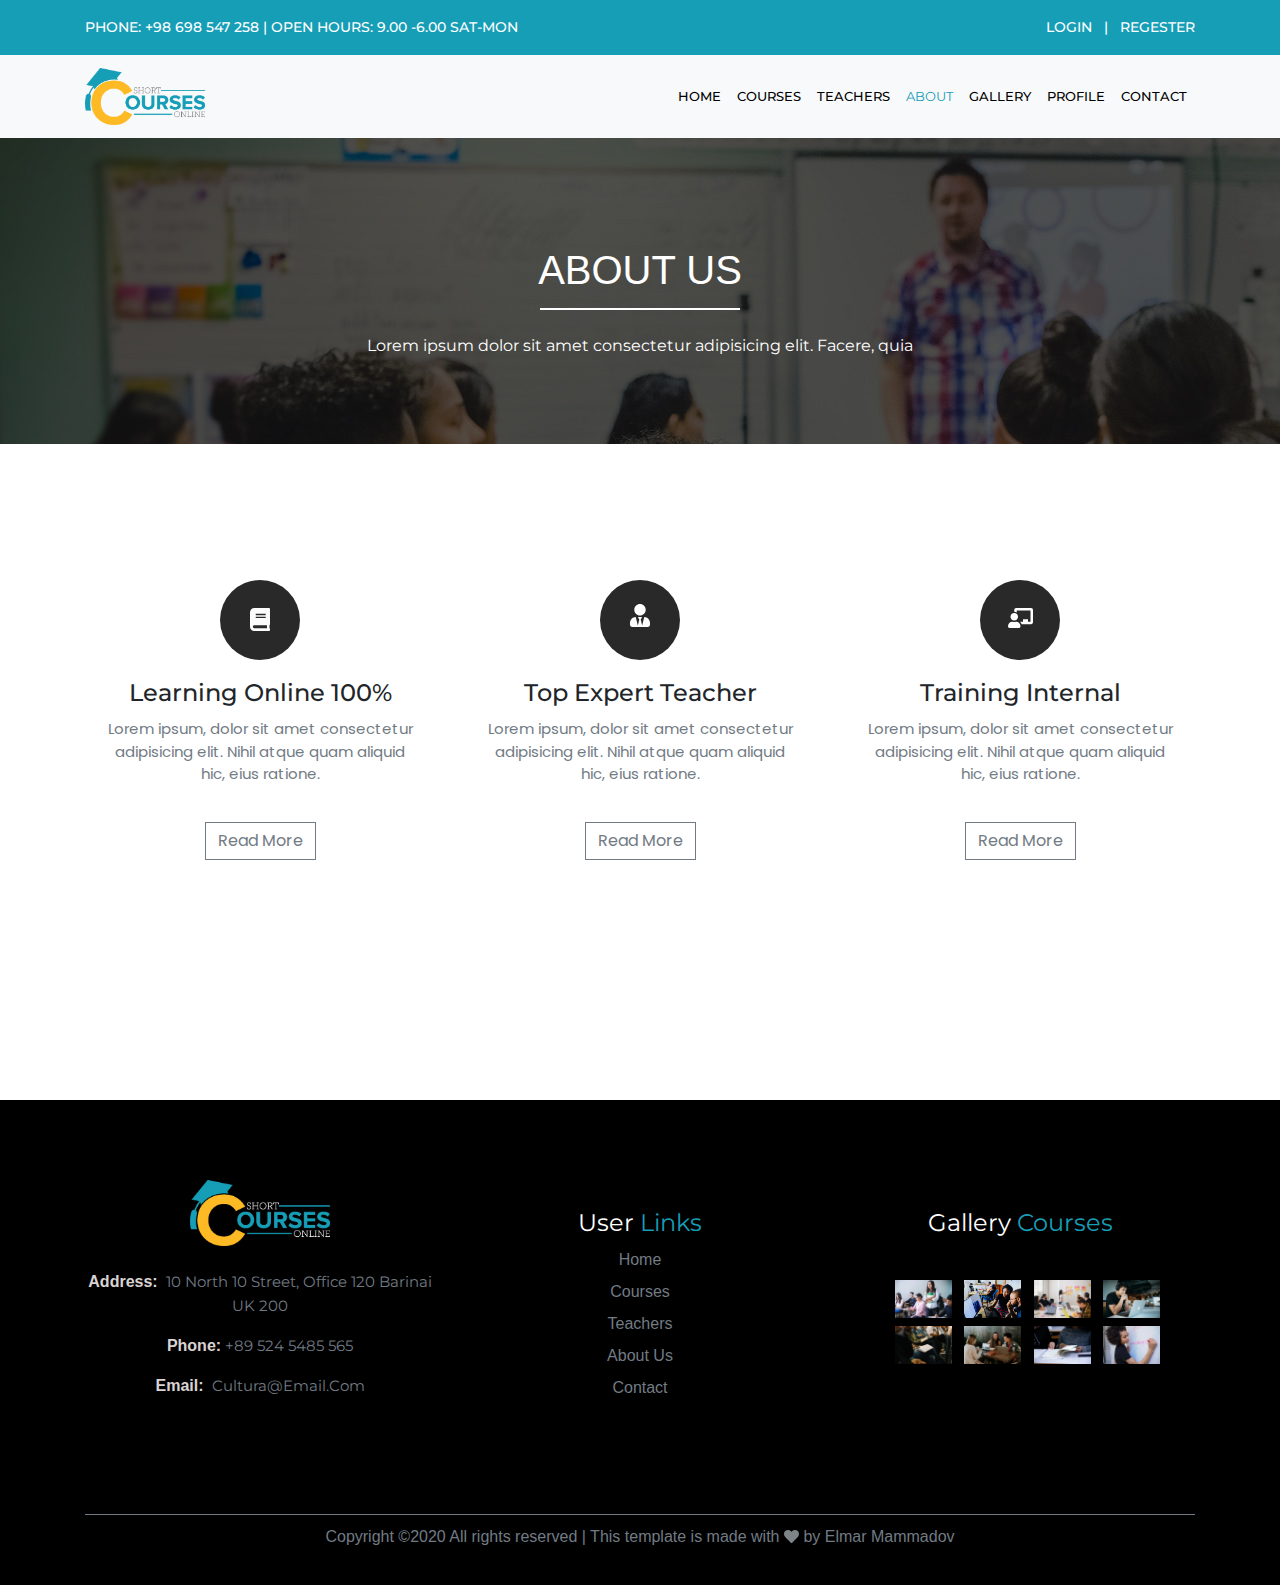
<file: about.html>
<!doctype html>
<html lang="en">

<head>
    <!-- Required meta tags -->
    <meta charset="utf-8">
    <meta name="viewport" content="width=device-width, initial-scale=1, shrink-to-fit=no">

    <!-- Bootstrap CSS -->
    <!-- Bootstrap CSS -->

    <link rel="stylesheet" href="css/bootstrap.css">
    <link rel="stylesheet" href="css/bootstrap-grid.css">
    <link rel="stylesheet" type="text/css"
        href="https://maxcdn.bootstrapcdn.com/font-awesome/4.7.0/css/font-awesome.min.css">
    <link rel="stylesheet" href="css/about.css">
    <!--fonts-->
    <link href="https://fonts.googleapis.com/css2?family=Montserrat:wght@500&display=swap" rel="stylesheet">
    <link href="https://fonts.googleapis.com/css2?family=Montserrat:wght@800;900&display=swap" rel="stylesheet">
    <link href="https://fonts.googleapis.com/css2?family=Poppins:wght@300&display=swap" rel="stylesheet">
    <link href="https://fonts.googleapis.com/css2?family=Montserrat:wght@200;300&display=swap" rel="stylesheet">
    <link href="https://fonts.googleapis.com/css2?family=Lato:wght@700&display=swap" rel="stylesheet">


    <title></title>
</head>

<body>


    <!--NAV COLOR MENU-->


    <nav class="navbar navbar-expand-lg navcolor">

        <div class="container mt-3">
          <div class="col-md-6">
    
            <div class="row d-flex justify-content-start" >
              <p class="navitem text-center d-none d-md-block">PHONE: +98 698 547 258 | OPEN HOURS: 9.00 -6.00 SAT-MON </p>
            </div>
    
          </div>
    
    
    
    
    
          <div class="col-md-6">
    
            <div class="row d-flex justify-content-end" id="reg_log">
              <p class="navitem text-center"><a href="login.html" class="reg_loglink mr-2">LOGIN</a> | <a href="regist.html"
                  class="reg_loglink ml-2">REGESTER</a> </p>
            </div>
    
          </div>
    
        </div>
      </nav>
    

    <!--NAVBAR-->

    <nav class="navbar navbar-expand-lg navbar-dark bg-light sticky-top">

        <div class="container">

            <a href="index.html" class="navbar-brand"><img src="icon/logo.png" class="logokurs" alt=""></a>
            <button type="button" class="navbar-toggler" data-toggle="collapse" data-target="#openbar">
                <span><img src="icon/icons8-menu.svg" alt="" width="45"></span>
            </button>

            <div class="collapse navbar-collapse" id="openbar">

                <ul class="navbar-nav ml-auto">
                    <li class="nav-item"><a href="index.html" class="nav-link navlink text-center">HOME</a></li>
                    <li class="nav-item"><a href="Courses.html" class="nav-link navlink text-center">COURSES</a></li>
                    <li class="nav-item"><a href="teachers.html" class="nav-link navlink text-center">TEACHERS</a></li>
                    <li class="nav-item"><a href="#" class="nav-link activelink text-center">ABOUT</a></li>
                    <li class="nav-item"><a href="gallery.html" class="nav-link navlink text-center">GALLERY</a></li>
                    <li class="nav-item"><a href="profile.html" class="nav-link navlink text-center">PROFILE</a></li>
                    <li class="nav-item"><a href="contact.html" class="nav-link navlink text-center">CONTACT</a></li>
                </ul>
            </div>
        </div>
    </nav>

    <!--------------------------------------------------------HEADER----------------------------------------------------------------------->

    <header class="header">

        <div class="container">
            <div class="row d-flex justify-content-center">
                <h1 class="about">ABOUT US</h1>
                <div class="coursesline" id="aboutline"></div>
            </div>


            <p class="coursestitle text-center mt-4">Lorem ipsum dolor sit amet consectetur adipisicing elit. Facere,
                quia</p>

        </div>
    </header>





    <!--------------------------------------------------------SECTION 2 ----------------------------------------------------------------------->



    <div class="section2">
        <div class="container">
            <div class="">
                <div class="row mt-5">
                    <div class="col-md-4">
                        <div class="card cardabout mt-4">
                            <div class="row d-flex justify-content-center mt-4">
                                <div class="circle1">
                                    <div class="row d-flex justify-content-center mt-4"><img src="icon/book-solid.svg"
                                            width="20" alt="" class="mt-1"></div>
                                </div>
                            </div>
                            <div class="card-body">
                                <h4 class="card-title text-center abouttitle">Learning Online 100%</h4>
                                <p class="card-text text-center abouttext2">Lorem ipsum, dolor sit amet consectetur
                                    adipisicing elit. Nihil atque quam aliquid hic, eius ratione.</p>

                            </div>


                        </div>


                       <div class="row d-flex justify-content-center mt-3"><button type="button" class="btn">Read More</button></div>


                       
                    </div>



                    <div class="col-md-4">
                        <div class="card cardabout mt-4">
                            <div class="row d-flex justify-content-center mt-4">
                                <div class="circle1">
                                    <div class="row d-flex justify-content-center mt-4"><img
                                            src="icon/user-tie-solid.svg" width="20" alt=""></div>
                                </div>
                            </div>
                            <div class="card-body">
                                <h4 class="card-title text-center abouttitle">Top Expert Teacher</h4>
                                <p class="card-text text-center abouttext2">Lorem ipsum, dolor sit amet consectetur
                                    adipisicing elit. Nihil atque quam aliquid hic, eius ratione.</p>

                            </div>



                            <div class="row d-flex justify-content-center mt-3"><button type="button" class="btn">Read More</button></div>


                        </div>
                    </div>




                    <div class="col-md-4">
                        <div class="card cardabout mt-4">
                            <div class="row d-flex justify-content-center mt-4">
                                <div class="circle1">
                                    <div class="row d-flex justify-content-center mt-4"><img
                                            src="icon/teacher-solid.svg" width="25" alt="" class="mt-1"></div>
                                </div>
                            </div>
                            <div class="card-body">
                                <h4 class="card-title text-center abouttitle">Training Internal</h4>
                                <p class="card-text text-center abouttext2">Lorem ipsum, dolor sit amet consectetur
                                    adipisicing elit. Nihil atque quam aliquid hic, eius ratione.</p>

                            </div>



                            <div class="row d-flex justify-content-center mt-3"><button type="button" class="btn">Read More</button></div>


                        </div>
                    </div>

                </div>
            </div>

        </div>


    </div>




    <!--------------------------------------------------------footer----------------------------------------------------------------------->

    <footer class="footer">


        <div class="container">
          <div class="row">
            <div class="col-md-4">
    
    
              <div class="footercontacts" id="footercontacts">
                <img src="icon/logo(white).png" alt="" width="140px" class="mb-4" id="logofooter">
                <p class="footer_p1"><b class="footerb">Address:</b>&nbsp; <i> 10 North 10 Street,
                    Office 120 Barinai UK 200</i></p>
                <p class="footer_p2 "><b class="footerb">Phone:</b>&nbsp;<a href="" class="link">+89 524 5485 565</a> </p>
                <p class="footer_p3 "><b class="footerb">Email:</b>&nbsp; <a href="" class="link">Cultura@Email.Com</a> </p>
              </div>
            </div>
    
            <div class="col-md-4">
              <div class="footeruserlink" id="footeruserlink">
                <h4 class="text-center "><b class="b1">User</b><b class="b2"> Links</b></h4>
                <ul class="navbar-nav">
                  <li class="nav-item"><a href="#" class="nav-link footernavlink">Home</a> </li>
                  <li class="nav-item"><a href="#" class="nav-link footernavlink">Courses</a> </li>
                  <li class="nav-item"><a href="#" class="nav-link footernavlink"> Teachers</a></li>
                  <li class="nav-item"><a href="#" class="nav-link footernavlink">About Us</a> </li>
                  <li class="nav-item"><a href="#" class="nav-link footernavlink">Contact</a> </li>
                </ul>
              </div>
            </div>
            <div class="col-md-4">
              <div class="footermedia text-center" id="footermedia">
                <h4 class="text-center "><b class="b1">Gallery</b><b class="b2"> Courses</b></h4>
                <div class="col-md-12">
                  <div class="gallery ">
                    <img src="img/1.jpg" alt="" width="65" class="p-1">
                    <img src="img/2.jpg" alt="" width="65" class="p-1">
                    <img src="img/3.jpg" alt="" width="65" class="p-1">
                    <img src="img/4.jpg" alt="" width="65" class="p-1">
                    <img src="img/5.jpg" alt="" width="65" class="p-1">
                    <img src="img/6.jpg" alt="" width="65" class="p-1">
                    <img src="img/7.jpg" alt="" width="65" class="p-1">
                    <img src="img/8.jpg" alt="" width="65" class="p-1">
                  </div>
                </div>
              </div>
            </div>
    
          </div>
    
    
    
    
          <div class="linkfooter" id="linkfooter"></div>
          <div class="col-md-12">
            <p class="copyright text-center">Copyright ©2020 All rights reserved | This template is made with <img
                src="icon/heart-solid.svg" width="15px" alt="" class="mb-1"> by Elmar Mammadov</p>
          </div>
        </div>
        </div>
    
    
    
    
      </footer>
    
    
    
    
    
    
    
    
    
    
    
    



















    <!-- Optional JavaScript -->
    <!-- jQuery first, then Popper.js, then Bootstrap JS -->
    <!-- Optional JavaScript -->
    <!-- jQuery first, then Popper.js, then Bootstrap JS -->
    <script src="js/jquery-3.2.1.slim.min.js"></script>
    <script src="js/popper.js"></script>
    <script src="js/bootstrap.min.js"></script>
    <script src="/js/inputs.js"></script>
    <script src="/js/script.js"></script>
</body>

</html>
</file>
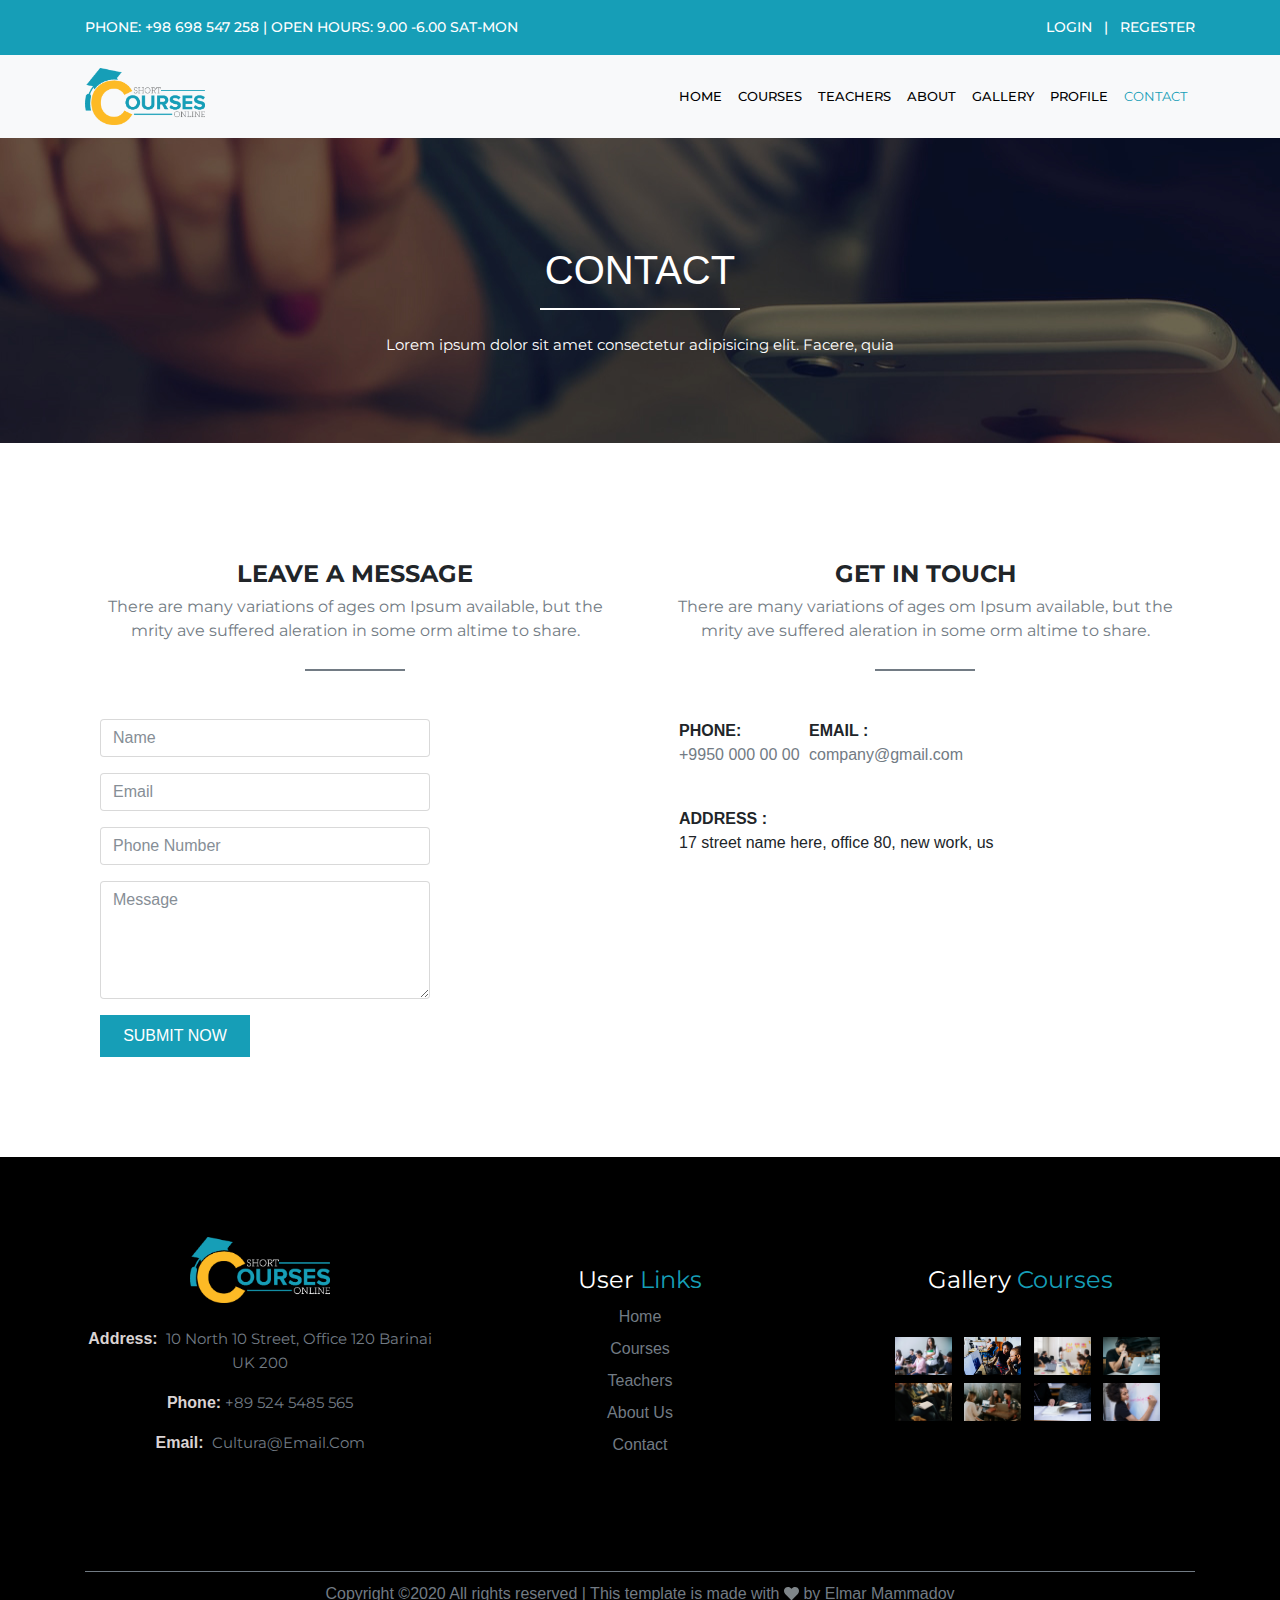
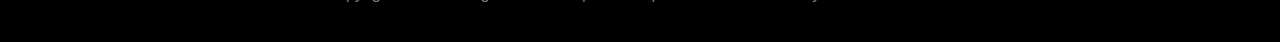
<file: contact.html>
<!doctype html>
<html lang="en">

<head>
    <!-- Required meta tags -->
    <meta charset="utf-8">
    <meta name="viewport" content="width=device-width, initial-scale=1, shrink-to-fit=no">

    <!-- Bootstrap CSS -->
    <!-- Bootstrap CSS -->

    <link rel="stylesheet" href="css/bootstrap.css">
    <link rel="stylesheet" href="css/bootstrap-grid.css">
    <link rel="stylesheet" type="text/css"
        href="https://maxcdn.bootstrapcdn.com/font-awesome/4.7.0/css/font-awesome.min.css">
    <link rel="stylesheet" href="css/contact.css">
    <!--fonts-->
    <link href="https://fonts.googleapis.com/css2?family=Montserrat:wght@500&display=swap" rel="stylesheet">
    <link href="https://fonts.googleapis.com/css2?family=Montserrat:wght@800;900&display=swap" rel="stylesheet">
    <link href="https://fonts.googleapis.com/css2?family=Poppins:wght@300&display=swap" rel="stylesheet">
    <link href="https://fonts.googleapis.com/css2?family=Montserrat:wght@200;300&display=swap" rel="stylesheet">
    <link href="https://fonts.googleapis.com/css2?family=Lato:wght@700&display=swap" rel="stylesheet">


    <title></title>
</head>

<body>


    <!--NAV COLOR MENU-->



    <nav class="navbar navbar-expand-lg navcolor">

        <div class="container mt-3">
          <div class="col-md-6">
    
            <div class="row d-flex justify-content-start" >
              <p class="navitem text-center d-none d-md-block">PHONE: +98 698 547 258 | OPEN HOURS: 9.00 -6.00 SAT-MON </p>
            </div>
    
          </div>
    
    
    
    
    
          <div class="col-md-6">
    
            <div class="row d-flex justify-content-end" id="reg_log">
              <p class="navitem text-center"><a href="login.html" class="reg_loglink mr-2">LOGIN</a> | <a href="regist.html"
                  class="reg_loglink ml-2">REGESTER</a> </p>
            </div>
    
          </div>
    
        </div>
      </nav>
    

    <!--NAVBAR-->

    <nav class="navbar navbar-expand-lg navbar-dark bg-light sticky-top">

        <div class="container">

            <a href="index.html" class="navbar-brand"><img src="icon/logo.png" class="logokurs" alt=""></a>
            <button type="button" class="navbar-toggler" data-toggle="collapse" data-target="#openbar">
                <span><img src="icon/icons8-menu.svg" alt="" width="45"></span>
            </button>

            <div class="collapse navbar-collapse" id="openbar">

                <ul class="navbar-nav ml-auto">
                    <li class="nav-item"><a href="index.html" class="nav-link navlink text-center">HOME</a></li>
                    <li class="nav-item"><a href="Courses.html" class="nav-link navlink text-center">COURSES</a></li>
                    <li class="nav-item"><a href="teachers.html" class="nav-link navlink text-center">TEACHERS</a></li>
                    <li class="nav-item"><a href="about.html" class="nav-link navlink  text-center">ABOUT</a></li>
                    <li class="nav-item"><a href="gallery.html" class="nav-link navlink text-center">GALLERY</a></li>
                    <li class="nav-item"><a href="profile.html" class="nav-link navlink  text-center">PROFILE</a></li>
                    <li class="nav-item"><a href="#" class="nav-link activelink text-center">CONTACT</a></li>
                </ul>
            </div>
        </div>
    </nav>

    <!--------------------------------------------------------HEADER----------------------------------------------------------------------->

    <header class="header">

        <div class="container">
            <div class="row d-flex justify-content-center">
                <h1 class="headercoursestitle" id="headercontacttitle">CONTACT</h1>
                <div class="coursesline" id="contactline"></div>
            </div>


            <p class="coursestitle text-center mt-4">Lorem ipsum dolor sit amet consectetur adipisicing elit. Facere,
                quia</p>

        </div>
    </header>












    <!--------------------------------------------------------SECTION 2 ----------------------------------------------------------------------->




    <div class="container">
        <div class="contactDIV" id="contactDIV">
            <div class="row">
                <div class="col-md-6 mt-2">
                    <h4 class="contacttitle text-center">LEAVE A MESSAGE</h4>
                    <p class="contacttext text-center" id="contactwrite">There are many variations of ages om Ipsum available, but the mrity
                        ave suffered aleration in some orm altime to share.</p>
                   <div class="row d-flex justify-content-center"><div class="div-line"></div></div> 


                    <div class="col-md-8">
                        <form action="" class="mt-5">

                            <div class="form-group">
                                <div class="input-group">
                                    <input type="text" class="form-control" placeholder="Name">
                                </div>
                            </div>

                            <div class="form-group">
                                <div class="input-group">
                                    <input type="text" class="form-control" placeholder="Email">
                                </div>
                            </div>

                            <div class="form-group">
                                <div class="input-group">
                                    <input type="text" class="form-control" placeholder="Phone Number">
                                </div>
                            </div>


                            <div class="form-group">
                                <div class="input-group">
                                    <textarea name="" id="" cols="20" rows="5" class="form-control"
                                        placeholder="Message"></textarea>
                                </div>
                            </div>

                            <button type="button" class="btn">SUBMIT NOW</button>

                        </form>
                    </div>
                </div>





                <div class="col-md-6 mt-2 ">
                    <h4 class="contacttitle text-center">GET IN TOUCH</h4>
                    <p class="contacttext text-center">There are many variations of ages om Ipsum available, but the mrity
                        ave suffered aleration in some orm altime to share.</p>
                    <div class="row justify-content-center"><div class="div-line"></div></div>

                    <ul class="list-inline m-4" id="contactlist">
                        <li class="list-inline-item mt-4 "><b>PHONE:</b>
                            <p><a href="#" class="links">+9950 000 00 00</a></p>
                        </li>

                        <li class="list-inline-item"><b>EMAIL :</b>
                            <p><a href="" class="links">company@gmail.com</a></p>
                        </li>

                        <li class="list-item mt-4"><b>ADDRESS :</b>
                            <p>17 street name here, office 80, new work, us</p>
                        </li>
                    </ul>

                </div>


            </div>
        </div>

    </div>






    <!--------------------------------------------------------footer----------------------------------------------------------------------->


    <footer class="footer">


        <div class="container">
          <div class="row">
            <div class="col-md-4">
    
    
              <div class="footercontacts" id="footercontacts">
                <img src="icon/logo(white).png" alt="" width="140px" class="mb-4" id="logofooter">
                <p class="footer_p1"><b class="footerb">Address:</b>&nbsp; <i> 10 North 10 Street,
                    Office 120 Barinai UK 200</i></p>
                <p class="footer_p2 "><b class="footerb">Phone:</b>&nbsp;<a href="" class="link">+89 524 5485 565</a> </p>
                <p class="footer_p3 "><b class="footerb">Email:</b>&nbsp; <a href="" class="link">Cultura@Email.Com</a> </p>
              </div>
            </div>
    
            <div class="col-md-4">
              <div class="footeruserlink" id="footeruserlink">
                <h4 class="text-center "><b class="b1">User</b><b class="b2"> Links</b></h4>
                <ul class="navbar-nav">
                  <li class="nav-item"><a href="#" class="nav-link footernavlink">Home</a> </li>
                  <li class="nav-item"><a href="#" class="nav-link footernavlink">Courses</a> </li>
                  <li class="nav-item"><a href="#" class="nav-link footernavlink"> Teachers</a></li>
                  <li class="nav-item"><a href="#" class="nav-link footernavlink">About Us</a> </li>
                  <li class="nav-item"><a href="#" class="nav-link footernavlink">Contact</a> </li>
                </ul>
              </div>
            </div>
            <div class="col-md-4">
              <div class="footermedia text-center" id="footermedia">
                <h4 class="text-center "><b class="b1">Gallery</b><b class="b2"> Courses</b></h4>
                <div class="col-md-12">
                  <div class="gallery ">
                    <img src="img/1.jpg" alt="" width="65" class="p-1">
                    <img src="img/2.jpg" alt="" width="65" class="p-1">
                    <img src="img/3.jpg" alt="" width="65" class="p-1">
                    <img src="img/4.jpg" alt="" width="65" class="p-1">
                    <img src="img/5.jpg" alt="" width="65" class="p-1">
                    <img src="img/6.jpg" alt="" width="65" class="p-1">
                    <img src="img/7.jpg" alt="" width="65" class="p-1">
                    <img src="img/8.jpg" alt="" width="65" class="p-1">
                  </div>
                </div>
              </div>
            </div>
    
          </div>
    
    
    
    
          <div class="linkfooter" id="linkfooter"></div>
          <div class="col-md-12">
            <p class="copyright text-center">Copyright ©2020 All rights reserved | This template is made with <img
                src="icon/heart-solid.svg" width="15px" alt="" class="mb-1"> by Elmar Mammadov</p>
          </div>
        </div>
        </div>
    
    
    
    
      </footer>
    
    
    
    
    
    
    
    
    
    
    
    

















    <!-- Optional JavaScript -->
    <!-- jQuery first, then Popper.js, then Bootstrap JS -->
    <!-- Optional JavaScript -->
    <!-- jQuery first, then Popper.js, then Bootstrap JS -->
    <script src="js/jquery-3.2.1.slim.min.js"></script>
    <script src="js/popper.js"></script>
    <script src="js/bootstrap.min.js"></script>
    <script src="/js/inputs.js"></script>
    <script src="/js/script.js"></script>
</body>

</html>
</file>
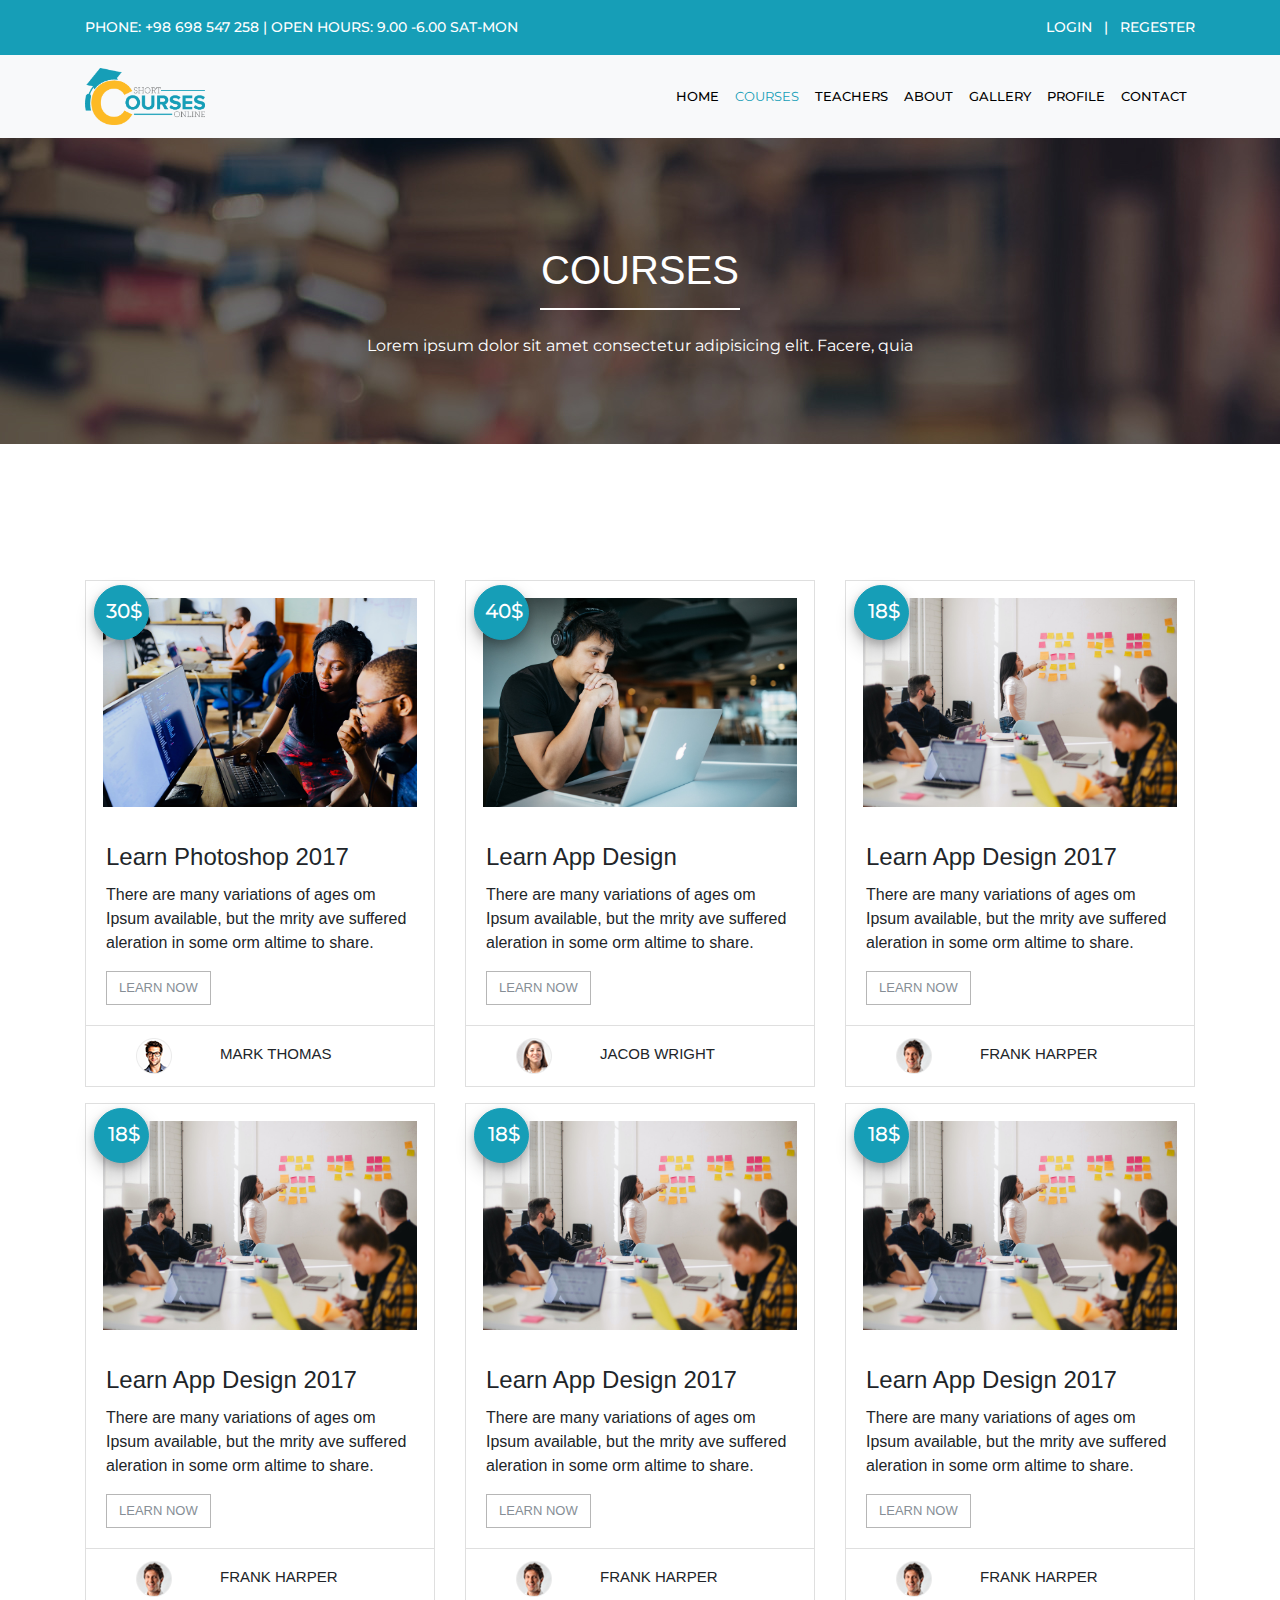
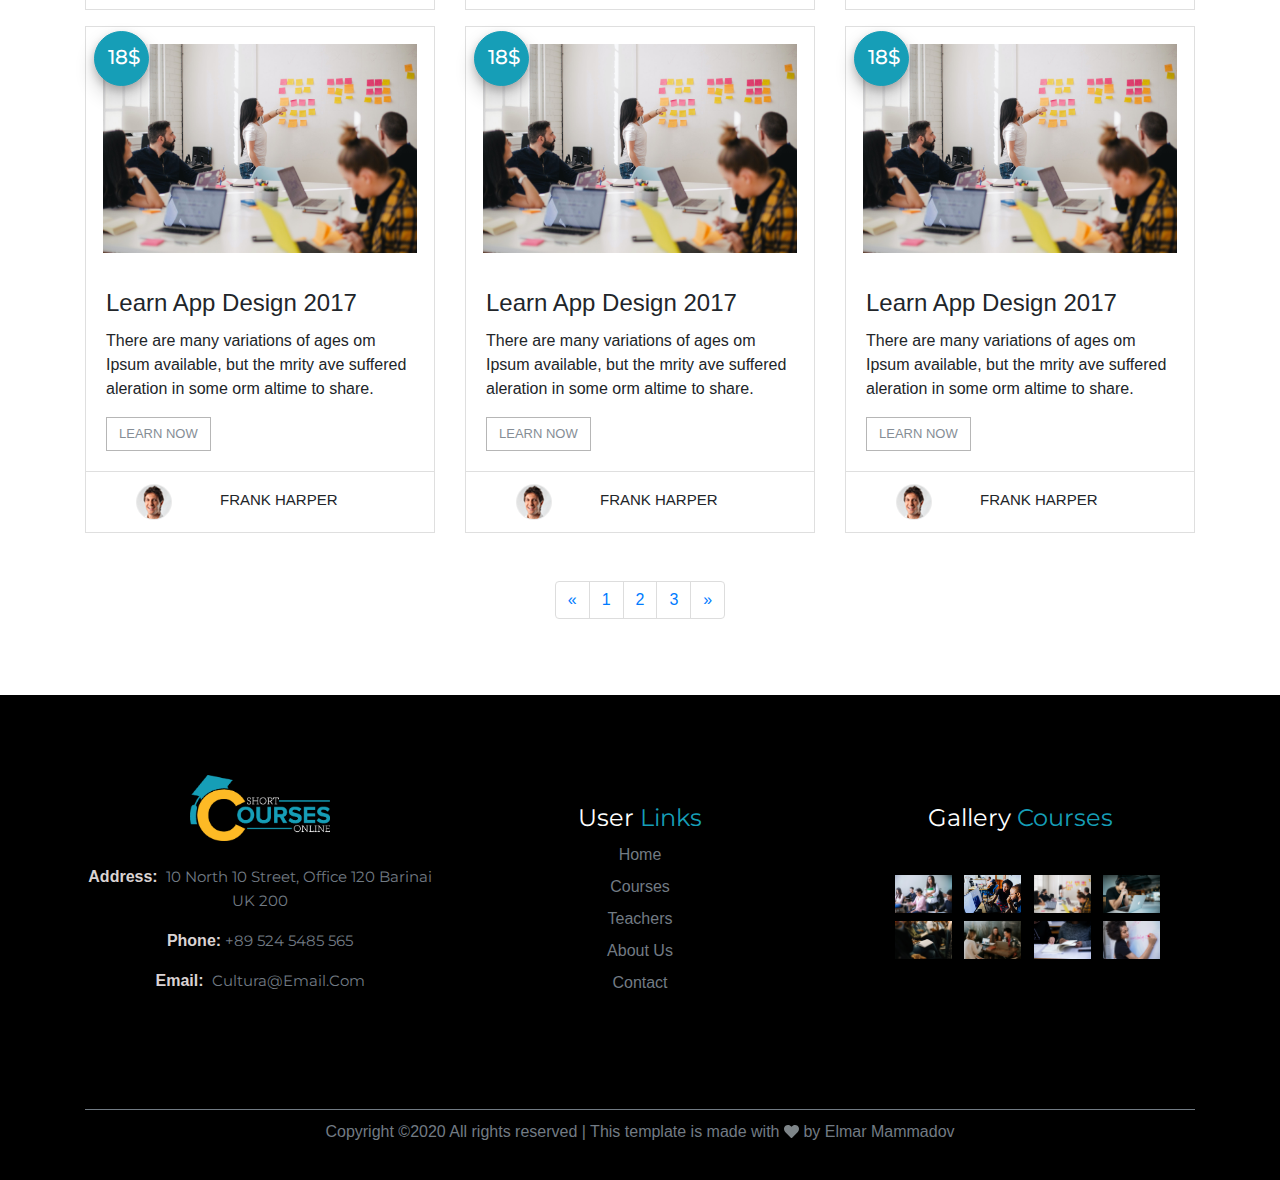
<file: Courses.html>
<!doctype html>
<html lang="en">

<head>
    <!-- Required meta tags -->
    <meta charset="utf-8">
    <meta name="viewport" content="width=device-width, initial-scale=1, shrink-to-fit=no">

    <!-- Bootstrap CSS -->
    <!-- Bootstrap CSS -->

    <link rel="stylesheet" href="css/bootstrap.css">
    <link rel="stylesheet" href="css/bootstrap-grid.css">
    <link rel="stylesheet" type="text/css"
        href="https://maxcdn.bootstrapcdn.com/font-awesome/4.7.0/css/font-awesome.min.css">
    <link rel="stylesheet" href="css/Courses.css">
    <!--fonts-->
    <link href="https://fonts.googleapis.com/css2?family=Montserrat:wght@500&display=swap" rel="stylesheet">
    <link href="https://fonts.googleapis.com/css2?family=Montserrat:wght@800;900&display=swap" rel="stylesheet">
    <link href="https://fonts.googleapis.com/css2?family=Montserrat:wght@200;300&display=swap" rel="stylesheet">

    <title></title>
</head>

<body>


    <!--NAV COLOR MENU-->


    <nav class="navbar navbar-expand-lg navcolor">

        <div class="container mt-3">
          <div class="col-md-6">
    
            <div class="row d-flex justify-content-start" >
              <p class="navitem text-center d-none d-md-block">PHONE: +98 698 547 258 | OPEN HOURS: 9.00 -6.00 SAT-MON </p>
            </div>
    
          </div>
    
    
    
    
    
          <div class="col-md-6">
    
            <div class="row d-flex justify-content-end" id="reg_log">
              <p class="navitem text-center"><a href="login.html" class="reg_loglink mr-2">LOGIN</a> | <a href="regist.html"
                  class="reg_loglink ml-2">REGESTER</a> </p>
            </div>
    
          </div>
    
        </div>
      </nav>
    

    <!--NAVBAR-->

    <nav class="navbar navbar-expand-lg navbar-dark bg-light sticky-top">

        <div class="container">

            <a href="index.html" class="navbar-brand"><img src="icon/logo.png" class="logokurs" alt=""></a>
            <button type="button" class="navbar-toggler" data-toggle="collapse" data-target="#openbar">
                <span><img src="icon/icons8-menu.svg" alt="" width="45"></span>
            </button>

            <div class="collapse navbar-collapse" id="openbar">

                <ul class="navbar-nav ml-auto">
                    <li class="nav-item"><a href="index.html" class="nav-link navlink text-center">HOME</a></li>
                    <li class="nav-item"><a href="#" class="nav-link text-center activelink">COURSES</a></li>
                    <li class="nav-item"><a href="teachers.html" class="nav-link navlink text-center">TEACHERS</a></li>
                    <li class="nav-item"><a href="about.html" class="nav-link navlink text-center">ABOUT</a></li>
                    <li class="nav-item"><a href="gallery.html" class="nav-link navlink text-center">GALLERY</a></li>
                    <li class="nav-item"><a href="profile.html" class="nav-link navlink text-center">PROFILE</a></li>
                    <li class="nav-item"><a href="contact.html" class="nav-link navlink text-center">CONTACT</a></li>
                </ul>
            </div>
        </div>
    </nav>

    <!--------------------------------------------------------HEADER----------------------------------------------------------------------->

    <header class="header">

        <div class="container">
            <div class="row d-flex justify-content-center">
                <h1 class="headercoursestitle" id="headercoursestitle">COURSES</h1>
                <div class="coursesline" id="coursline"></div>
            </div>


            <p class="coursestitle text-center mt-4">Lorem ipsum dolor sit amet consectetur adipisicing elit. Facere,
                quia</p>

        </div>
    </header>






    <!--------------------------------------------------------SECTION 2 ----------------------------------------------------------------------->





    <section class="section3">

        <div class="container">
            <div class="coursesDIV">

                <div class="row mt-5">
                    <div class="col-md-4">
                        <div class="card cardcourses mt-3 ">

                            <div class="circleprice mt-1 ml-2">
                                <h4 class="text-center mt-2 price">30$</h4>
                            </div>

                            <img src="img/2.jpg" alt="" class="card-img-top cardimg">

                            <div class="card-body">
                                <h4 class="card-title"> Learn Photoshop 2017 </h4>
                                <p class="card-text">There are many variations of ages om Ipsum available, but the mrity
                                    ave
                                    suffered
                                    aleration in some orm altime to share.</p>
                                <button type="button" class="btn btn-outline-secondary btn1">LEARN NOW</button>
                            </div>

                            <div class="card-footer">

                                <div class="media">
                                    <img class="teacher_icon" src="img/t1.png" alt="">
                                    <div class="media-body">
                                        <h5 class="mt-2 ml-5">MARK THOMAS</h5>



                                    </div>
                                </div>
                            </div>
                        </div>
                    </div>





                    <div class="col-md-4">
                        <div class="card cardcourses mt-3">

                            <div class="circleprice mt-1 ml-2">
                                <h4 class="text-center mt-2 price">40$</h4>
                            </div>

                            <img src="img/4.jpg" alt="" class="card-img-top cardimg">

                            <div class="card-body">
                                <h4 class="card-title">Learn App Design </h4>
                                <p class="card-text">There are many variations of ages om Ipsum available, but the mrity
                                    ave
                                    suffered
                                    aleration in some orm altime to share.</p>
                                <button type="button" class="btn btn-outline-secondary btn1">LEARN NOW</button>
                            </div>

                            <div class="card-footer">

                                <div class="media">
                                    <img class="teacher_icon" src="img/t7.png" alt="">
                                    <div class="media-body">
                                        <h5 class="mt-2 ml-5 ">JACOB WRIGHT</h5>

                                    </div>
                                </div>
                            </div>
                        </div>
                    </div>






                    <div class="col-md-4">
                        <div class="card cardcourses mt-3 ">

                            <div class="circleprice mt-1 ml-2">
                                <h4 class="text-center mt-2 price">18$</h4>
                            </div>

                            <img src="img/3.jpg" alt="" class="card-img-top cardimg">

                            <div class="card-body">
                                <h4 class="card-title"> Learn App Design 2017 </h4>
                                <p class="card-text">There are many variations of ages om Ipsum available, but the mrity
                                    ave
                                    suffered
                                    aleration in some orm altime to share.</p>
                                <button type="button" class="btn btn-outline-secondary btn1">LEARN NOW</button>
                            </div>

                            <div class="card-footer">

                                <div class="media">
                                    <img class="teacher_icon" src="img/t8.png" alt="">
                                    <div class="media-body">
                                        <h5 class="mt-2 ml-5">FRANK HARPER</h5>


                                    </div>
                                </div>
                            </div>
                        </div>
                    </div>


                    <div class="col-md-4">
                        <div class="card cardcourses mt-3 ">

                            <div class="circleprice mt-1  ml-2">
                                <h4 class="text-center mt-3 price">18$</h4>
                            </div>

                            <img src="img/3.jpg" alt="" class="card-img-top cardimg">

                            <div class="card-body">
                                <h4 class="card-title"> Learn App Design 2017 </h4>
                                <p class="card-text">There are many variations of ages om Ipsum available, but the mrity
                                    ave
                                    suffered
                                    aleration in some orm altime to share.</p>
                                <button type="button" class="btn btn-outline-secondary btn1">LEARN NOW</button>
                            </div>

                            <div class="card-footer">

                                <div class="media">
                                    <img class="teacher_icon" src="img/t8.png" alt="">
                                    <div class="media-body">
                                        <h5 class="mt-2 ml-5">FRANK HARPER</h5>


                                    </div>
                                </div>
                            </div>
                        </div>
                    </div>




                    <div class="col-md-4">
                        <div class="card cardcourses mt-3 ">

                            <div class="circleprice mt-1 ml-2">
                                <h4 class="text-center mt-3 price">18$</h4>
                            </div>

                            <img src="img/3.jpg" alt="" class="card-img-top cardimg">

                            <div class="card-body">
                                <h4 class="card-title"> Learn App Design 2017 </h4>
                                <p class="card-text">There are many variations of ages om Ipsum available, but the mrity
                                    ave
                                    suffered
                                    aleration in some orm altime to share.</p>
                                <button type="button" class="btn btn-outline-secondary btn1">LEARN NOW</button>
                            </div>

                            <div class="card-footer">

                                <div class="media">
                                    <img class="teacher_icon" src="img/t8.png" alt="">
                                    <div class="media-body">
                                        <h5 class="mt-2 ml-5">FRANK HARPER</h5>


                                    </div>
                                </div>
                            </div>
                        </div>
                    </div>



                    <div class="col-md-4">
                        <div class="card cardcourses mt-3 ">

                            <div class="circleprice mt-1 ml-2">
                                <h4 class="text-center mt-3 price">18$</h4>
                            </div>

                            <img src="img/3.jpg" alt="" class="card-img-top cardimg">

                            <div class="card-body">
                                <h4 class="card-title"> Learn App Design 2017 </h4>
                                <p class="card-text">There are many variations of ages om Ipsum available, but the mrity
                                    ave
                                    suffered
                                    aleration in some orm altime to share.</p>
                                <button type="button" class="btn btn-outline-secondary btn1">LEARN NOW</button>
                            </div>

                            <div class="card-footer">

                                <div class="media">
                                    <img class="teacher_icon" src="img/t8.png" alt="">
                                    <div class="media-body">
                                        <h5 class="mt-2 ml-5">FRANK HARPER</h5>


                                    </div>
                                </div>
                            </div>
                        </div>
                    </div>




                    <div class="col-md-4">
                        <div class="card cardcourses mt-3 ">

                            <div class="circleprice mt-1 ml-2">
                                <h4 class="text-center mt-3 price">18$</h4>
                            </div>

                            <img src="img/3.jpg" alt="" class="card-img-top cardimg">

                            <div class="card-body">
                                <h4 class="card-title"> Learn App Design 2017 </h4>
                                <p class="card-text">There are many variations of ages om Ipsum available, but the mrity
                                    ave
                                    suffered
                                    aleration in some orm altime to share.</p>
                                <button type="button" class="btn btn-outline-secondary btn1">LEARN NOW</button>
                            </div>

                            <div class="card-footer">

                                <div class="media">
                                    <img class="teacher_icon" src="img/t8.png" alt="">
                                    <div class="media-body">
                                        <h5 class="mt-2 ml-5">FRANK HARPER</h5>


                                    </div>
                                </div>
                            </div>
                        </div>
                    </div>




                    <div class="col-md-4">
                        <div class="card cardcourses mt-3 ">

                            <div class="circleprice mt-1 ml-2">
                                <h4 class="text-center mt-3 price">18$</h4>
                            </div>

                            <img src="img/3.jpg" alt="" class="card-img-top cardimg">

                            <div class="card-body">
                                <h4 class="card-title"> Learn App Design 2017 </h4>
                                <p class="card-text">There are many variations of ages om Ipsum available, but the mrity
                                    ave
                                    suffered
                                    aleration in some orm altime to share.</p>
                                <button type="button" class="btn btn-outline-secondary btn1">LEARN NOW</button>
                            </div>

                            <div class="card-footer">

                                <div class="media">
                                    <img class="teacher_icon" src="img/t8.png" alt="">
                                    <div class="media-body">
                                        <h5 class="mt-2 ml-5">FRANK HARPER</h5>


                                    </div>
                                </div>
                            </div>
                        </div>
                    </div>



                    <div class="col-md-4">
                        <div class="card cardcourses mt-3 ">

                            <div class="circleprice mt-1 ml-2">
                                <h4 class="text-center mt-3 price">18$</h4>
                            </div>

                            <img src="img/3.jpg" alt="" class="card-img-top cardimg">

                            <div class="card-body">
                                <h4 class="card-title"> Learn App Design 2017 </h4>
                                <p class="card-text">There are many variations of ages om Ipsum available, but the mrity
                                    ave
                                    suffered
                                    aleration in some orm altime to share.</p>
                                <button type="button" class="btn btn-outline-secondary btn1">LEARN NOW</button>
                            </div>

                            <div class="card-footer">

                                <div class="media">
                                    <img class="teacher_icon" src="img/t8.png" alt="">
                                    <div class="media-body">
                                        <h5 class="mt-2 ml-5">FRANK HARPER</h5>


                                    </div>
                                </div>
                            </div>
                        </div>
                    </div>
                </div>
            </div>
        </div>





        <div class="d-flex justify-content-center mt-5">
            <nav aria-label="Page navigation example">
                <ul class="pagination">
                    <li class="page-item">
                      <a class="page-link" href="#" aria-label="Previous">
                        <span aria-hidden="true">&laquo;</span>
                        <span class="sr-only">Previous</span>
                      </a>
                    </li>
                    <li class="page-item"><a class="page-link" href="#">1</a></li>
                    <li class="page-item"><a class="page-link" href="#">2</a></li>
                    <li class="page-item"><a class="page-link" href="#">3</a></li>
                    <li class="page-item">
                      <a class="page-link" href="#" aria-label="Next">
                        <span aria-hidden="true">&raquo;</span>
                        <span class="sr-only">Next</span>
                      </a>
                    </li>
                  </ul>
            </nav>
        </div>

        </div>
    </section>
















































    <!--------------------------------------------------------footer----------------------------------------------------------------------->


    <footer class="footer">


        <div class="container">
          <div class="row">
            <div class="col-md-4">
    
    
              <div class="footercontacts" id="footercontacts">
                <img src="icon/logo(white).png" alt="" width="140px" class="mb-4" id="logofooter">
                <p class="footer_p1"><b class="footerb">Address:</b>&nbsp; <i> 10 North 10 Street,
                    Office 120 Barinai UK 200</i></p>
                <p class="footer_p2 "><b class="footerb">Phone:</b>&nbsp;<a href="" class="link">+89 524 5485 565</a> </p>
                <p class="footer_p3 "><b class="footerb">Email:</b>&nbsp; <a href="" class="link">Cultura@Email.Com</a> </p>
              </div>
            </div>
    
            <div class="col-md-4">
              <div class="footeruserlink" id="footeruserlink">
                <h4 class="text-center "><b class="b1">User</b><b class="b2"> Links</b></h4>
                <ul class="navbar-nav">
                  <li class="nav-item"><a href="#" class="nav-link footernavlink">Home</a> </li>
                  <li class="nav-item"><a href="#" class="nav-link footernavlink">Courses</a> </li>
                  <li class="nav-item"><a href="#" class="nav-link footernavlink"> Teachers</a></li>
                  <li class="nav-item"><a href="#" class="nav-link footernavlink">About Us</a> </li>
                  <li class="nav-item"><a href="#" class="nav-link footernavlink">Contact</a> </li>
                </ul>
              </div>
            </div>
            <div class="col-md-4">
              <div class="footermedia text-center" id="footermedia">
                <h4 class="text-center "><b class="b1">Gallery</b><b class="b2"> Courses</b></h4>
                <div class="col-md-12">
                  <div class="gallery ">
                    <img src="img/1.jpg" alt="" width="65" class="p-1">
                    <img src="img/2.jpg" alt="" width="65" class="p-1">
                    <img src="img/3.jpg" alt="" width="65" class="p-1">
                    <img src="img/4.jpg" alt="" width="65" class="p-1">
                    <img src="img/5.jpg" alt="" width="65" class="p-1">
                    <img src="img/6.jpg" alt="" width="65" class="p-1">
                    <img src="img/7.jpg" alt="" width="65" class="p-1">
                    <img src="img/8.jpg" alt="" width="65" class="p-1">
                  </div>
                </div>
              </div>
            </div>
    
          </div>
    
    
    
    
          <div class="linkfooter" id="linkfooter"></div>
          <div class="col-md-12">
            <p class="copyright text-center">Copyright ©2020 All rights reserved | This template is made with <img
                src="icon/heart-solid.svg" width="15px" alt="" class="mb-1"> by Elmar Mammadov</p>
          </div>
        </div>
        </div>
    
    
    
    
      </footer>
    
    
    
    
    
    
    
    
    
    
    
    





















    <!-- Optional JavaScript -->
    <!-- jQuery first, then Popper.js, then Bootstrap JS -->
    <!-- Optional JavaScript -->
    <!-- jQuery first, then Popper.js, then Bootstrap JS -->
    <script src="js/jquery-3.2.1.slim.min.js"></script>
    <script src="js/popper.js"></script>
    <script src="js/bootstrap.min.js"></script>
    <script src="/js/inputs.js"></script>
    <script src="/js/script.js"></script>
</body>

</html>
</file>
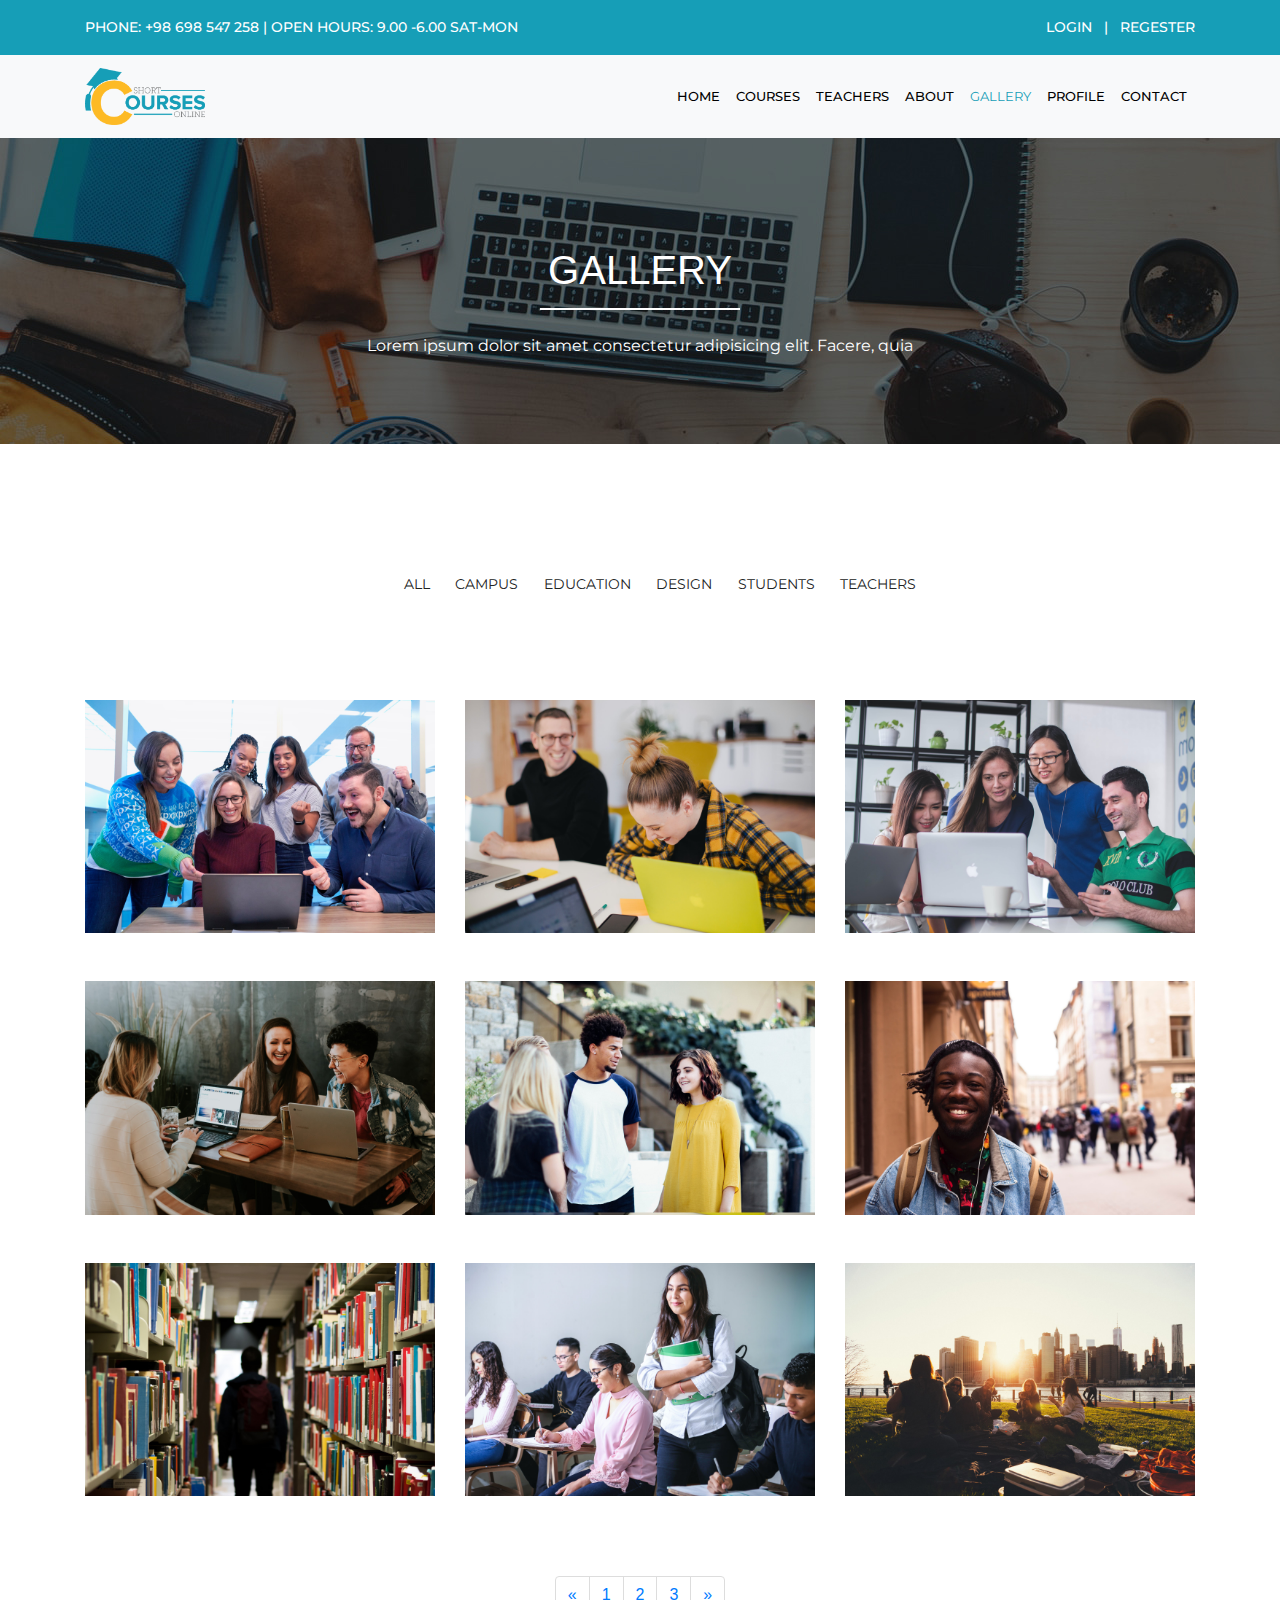
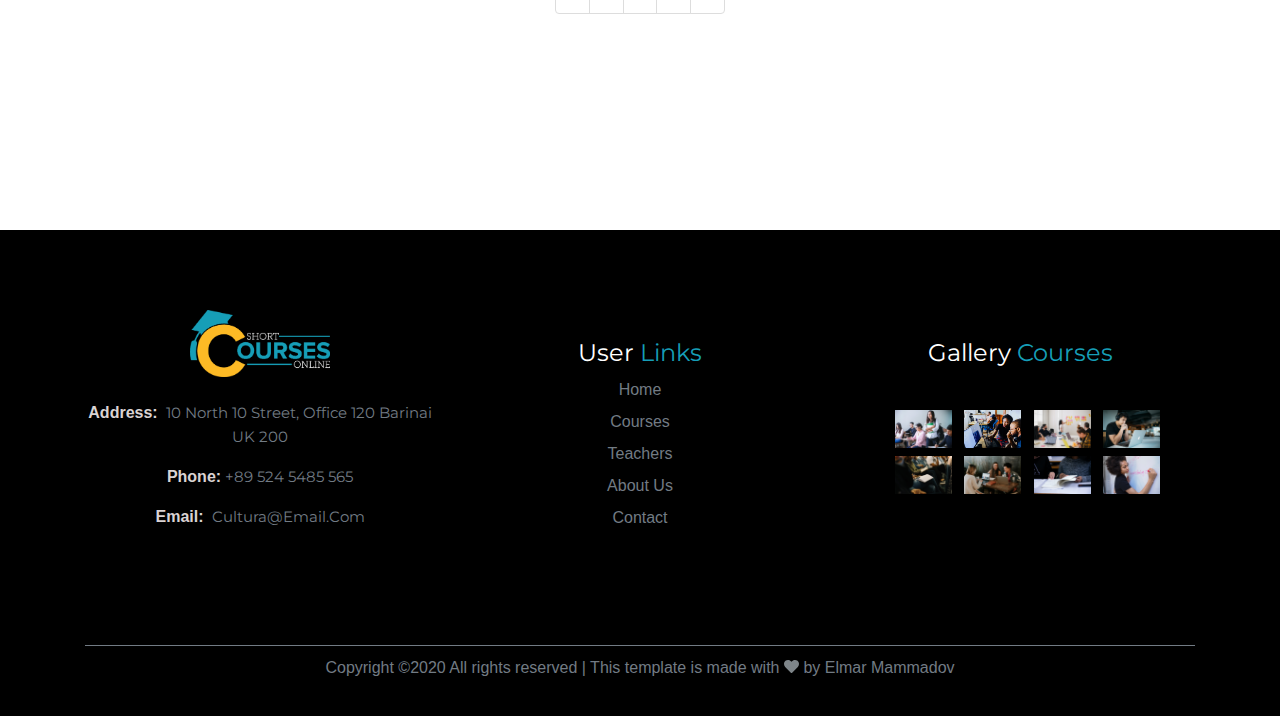
<file: gallery.html>
<!doctype html>
<html lang="en">

<head>
    <!-- Required meta tags -->
    <meta charset="utf-8">
    <meta name="viewport" content="width=device-width, initial-scale=1, shrink-to-fit=no">

    <!-- Bootstrap CSS -->
    <!-- Bootstrap CSS -->

    <link rel="stylesheet" href="css/bootstrap.css">
    <link rel="stylesheet" href="css/bootstrap-grid.css">
    <link rel="stylesheet" type="text/css"
        href="https://maxcdn.bootstrapcdn.com/font-awesome/4.7.0/css/font-awesome.min.css">
    <link rel="stylesheet" href="css/gallery.css">
    <!--fonts-->
    <link href="https://fonts.googleapis.com/css2?family=Montserrat:wght@500&display=swap" rel="stylesheet">
    <link href="https://fonts.googleapis.com/css2?family=Montserrat:wght@800;900&display=swap" rel="stylesheet">
    <link href="https://fonts.googleapis.com/css2?family=Poppins:wght@300&display=swap" rel="stylesheet">
    <link href="https://fonts.googleapis.com/css2?family=Montserrat:wght@200;300&display=swap" rel="stylesheet">
    <link href="https://fonts.googleapis.com/css2?family=Lato:wght@700&display=swap" rel="stylesheet">


    <title></title>
</head>

<body>


    <!--NAV COLOR MENU-->




    <nav class="navbar navbar-expand-lg navcolor">

        <div class="container mt-3">
          <div class="col-md-6">
    
            <div class="row d-flex justify-content-start" >
              <p class="navitem text-center d-none d-md-block">PHONE: +98 698 547 258 | OPEN HOURS: 9.00 -6.00 SAT-MON </p>
            </div>
    
          </div>
    
    
    
    
    
          <div class="col-md-6">
    
            <div class="row d-flex justify-content-end" id="reg_log">
              <p class="navitem text-center"><a href="login.html" class="reg_loglink mr-2">LOGIN</a> | <a href="regist.html"
                  class="reg_loglink ml-2">REGESTER</a> </p>
            </div>
    
          </div>
    
        </div>
      </nav>
    

    <!--NAVBAR-->

    <nav class="navbar navbar-expand-lg navbar-dark bg-light sticky-top">

        <div class="container">

            <a href="index.html" class="navbar-brand"><img src="icon/logo.png" class="logokurs" alt=""></a>
            <button type="button" class="navbar-toggler" data-toggle="collapse" data-target="#openbar">
                <span><img src="icon/icons8-menu.svg" alt="" width="45"></span>
            </button>

            <div class="collapse navbar-collapse" id="openbar">

                <ul class="navbar-nav ml-auto">
                    <li class="nav-item"><a href="index.html" class="nav-link navlink text-center">HOME</a></li>
                    <li class="nav-item"><a href="Courses.html" class="nav-link navlink text-center">COURSES</a></li>
                    <li class="nav-item"><a href="teachers.html" class="nav-link navlink text-center">TEACHERS</a></li>
                    <li class="nav-item"><a href="about.html" class="nav-link navlink  text-center">ABOUT</a></li>
                    <li class="nav-item"><a href="#" class="nav-link activelink text-center">GALLERY</a></li>
                    <li class="nav-item"><a href="profile.html" class="nav-link navlink text-center">PROFILE</a></li>
                    <li class="nav-item"><a href="contact.html" class="nav-link navlink text-center">CONTACT</a></li>
                </ul>
            </div>
        </div>
    </nav>

    <!--------------------------------------------------------HEADER----------------------------------------------------------------------->

    <header class="header">

        <div class="container">
            <div class="row d-flex justify-content-center">
                <h1 class="headercoursestitle">GALLERY</h1>
                <div class="galleryline" id="galleryline"></div>
            </div>


            <p class="coursestitle text-center mt-4">Lorem ipsum dolor sit amet consectetur adipisicing elit. Facere,
                quia</p>

        </div>
    </header>







    <!--------------------------------------------------------SECTION 1 ----------------------------------------------------------------------->

<!--

    <section class="section2">

        <div class="container">

            <div class="row d-flex justify-content-center">

                <div class="col-md-4">
                    <h4 class="section2titile text-center ">GALLERY COURSES</h4>
                </div>

                <div class="col-md-12">
                    <p class="text-center abouttext mt-2">There are many variations of ages om Ipsum available, but the
                        mrity ave suffered
                        aleration in some orm altime to share.</p>
                </div>
                <div class="div-line"></div>


            </div>
        </div>


    </section>
-->




    <!--------------------------------------------------------SECTION 2 ----------------------------------------------------------------------->



    <div class="container gallerydiv" id="gallerydiv">

        <div class="row d-flex justify-content-center">
            <ul class="list inline mt-5">
                <li class="list-inline-item"><a href="#" class="linklist p-2">ALL</li></a>
                <li class="list-inline-item"><a href="#" class="linklist p-2">CAMPUS</li></a>
                <li class="list-inline-item"><a href="#" class="linklist p-2">EDUCATION</li></a>
                <li class="list-inline-item"> <a href="#" class="linklist p-2">DESIGN</li></a>
                <li class="list-inline-item"><a href="#" class="linklist p-2">STUDENTS</li></a>
                <li class="list-inline-item"><a href="#" class="linklist p-2">TEACHERS</li></a>
            </ul>
        </div>

        <div class="row gallerydiv2" id="gallerydiv2">
            <div class="col-md-4">
                <div class="card mt-5 cardgallery">
                    <img src="img/13.jpg" alt="card-img-top" width="350">

                </div>
            </div>


            <div class="col-md-4">
                <div class="card mt-5 cardgallery">
                    <img src="img/14.jpg" alt="card-img-top" width="350">

                </div>
            </div>




            <div class="col-md-4">
                <div class="card mt-5 cardgallery">
                    <img src="img/11.jpg" alt="card-img-top" width="350">

                </div>
            </div>




            <div class="col-md-4">
                <div class="card cardgallery mt-5">
                    <img src="img/6.jpg" alt="card-img-top" width="350">

                </div>
            </div>



            <div class="col-md-4">
                <div class="card cardgallery mt-5">
                    <img src="img/15.jpg" alt="card-img-top" width="350">

                </div>
            </div>



            <div class="col-md-4">
                <div class="card cardgallery mt-5">
                    <img src="img/16.jpg" alt="card-img-top" width="350">

                </div>
            </div>



            <div class="col-md-4">
                <div class="card cardgallery mt-5">
                    <img src="img/17.jpg" alt="card-img-top" width="350">

                </div>
            </div>



            <div class="col-md-4">
                <div class="card cardgallery mt-5">
                    <img src="img/1.jpg" alt="card-img-top" width="350">

                </div>
            </div>




            <div class="col-md-4">
                <div class="card cardgallery mt-5">
                    <img src="img/19.jpg" alt="card-img-top" width="350">

                </div>
            </div>

        </div>

        <div class="d-flex justify-content-center mt-5 pagintondiv" id="pagintondiv">
            <nav aria-label="Page navigation example">
                <ul class="pagination">
                    <li class="page-item">
                      <a class="page-link" href="#" aria-label="Previous">
                        <span aria-hidden="true">&laquo;</span>
                        <span class="sr-only">Previous</span>
                      </a>
                    </li>
                    <li class="page-item"><a class="page-link" href="#">1</a></li>
                    <li class="page-item"><a class="page-link" href="#">2</a></li>
                    <li class="page-item"><a class="page-link" href="#">3</a></li>
                    <li class="page-item">
                      <a class="page-link" href="#" aria-label="Next">
                        <span aria-hidden="true">&raquo;</span>
                        <span class="sr-only">Next</span>
                      </a>
                    </li>
                  </ul>
          </nav>
        </div>





    </div>






    <!--------------------------------------------------------footer----------------------------------------------------------------------->


    <footer class="footer">


        <div class="container">
          <div class="row">
            <div class="col-md-4">
    
    
              <div class="footercontacts" id="footercontacts">
                <img src="icon/logo(white).png" alt="" width="140px" class="mb-4" id="logofooter">
                <p class="footer_p1"><b class="footerb">Address:</b>&nbsp; <i> 10 North 10 Street,
                    Office 120 Barinai UK 200</i></p>
                <p class="footer_p2 "><b class="footerb">Phone:</b>&nbsp;<a href="" class="link">+89 524 5485 565</a> </p>
                <p class="footer_p3 "><b class="footerb">Email:</b>&nbsp; <a href="" class="link">Cultura@Email.Com</a> </p>
              </div>
            </div>
    
            <div class="col-md-4">
              <div class="footeruserlink" id="footeruserlink">
                <h4 class="text-center "><b class="b1">User</b><b class="b2"> Links</b></h4>
                <ul class="navbar-nav">
                  <li class="nav-item"><a href="#" class="nav-link footernavlink">Home</a> </li>
                  <li class="nav-item"><a href="#" class="nav-link footernavlink">Courses</a> </li>
                  <li class="nav-item"><a href="#" class="nav-link footernavlink"> Teachers</a></li>
                  <li class="nav-item"><a href="#" class="nav-link footernavlink">About Us</a> </li>
                  <li class="nav-item"><a href="#" class="nav-link footernavlink">Contact</a> </li>
                </ul>
              </div>
            </div>
            <div class="col-md-4">
              <div class="footermedia text-center" id="footermedia">
                <h4 class="text-center "><b class="b1">Gallery</b><b class="b2"> Courses</b></h4>
                <div class="col-md-12">
                  <div class="gallery ">
                    <img src="img/1.jpg" alt="" width="65" class="p-1">
                    <img src="img/2.jpg" alt="" width="65" class="p-1">
                    <img src="img/3.jpg" alt="" width="65" class="p-1">
                    <img src="img/4.jpg" alt="" width="65" class="p-1">
                    <img src="img/5.jpg" alt="" width="65" class="p-1">
                    <img src="img/6.jpg" alt="" width="65" class="p-1">
                    <img src="img/7.jpg" alt="" width="65" class="p-1">
                    <img src="img/8.jpg" alt="" width="65" class="p-1">
                  </div>
                </div>
              </div>
            </div>
    
          </div>
    
    
    
    
          <div class="linkfooter" id="linkfooter"></div>
          <div class="col-md-12">
            <p class="copyright text-center">Copyright ©2020 All rights reserved | This template is made with <img
                src="icon/heart-solid.svg" width="15px" alt="" class="mb-1"> by Elmar Mammadov</p>
          </div>
        </div>
        </div>
    
    
    
    
      </footer>
    
    
    
    
    
    
    
    
    
    
    
    


    </footer>





















    <!-- Optional JavaScript -->
    <!-- jQuery first, then Popper.js, then Bootstrap JS -->
    <!-- Optional JavaScript -->
    <!-- jQuery first, then Popper.js, then Bootstrap JS -->
    <script src="js/jquery-3.2.1.slim.min.js"></script>
    <script src="js/popper.js"></script>
    <script src="js/bootstrap.min.js"></script>
    <script src="/js/inputs.js"></script>
    <script src="/js/script.js"></script>
</body>

</html>
</file>
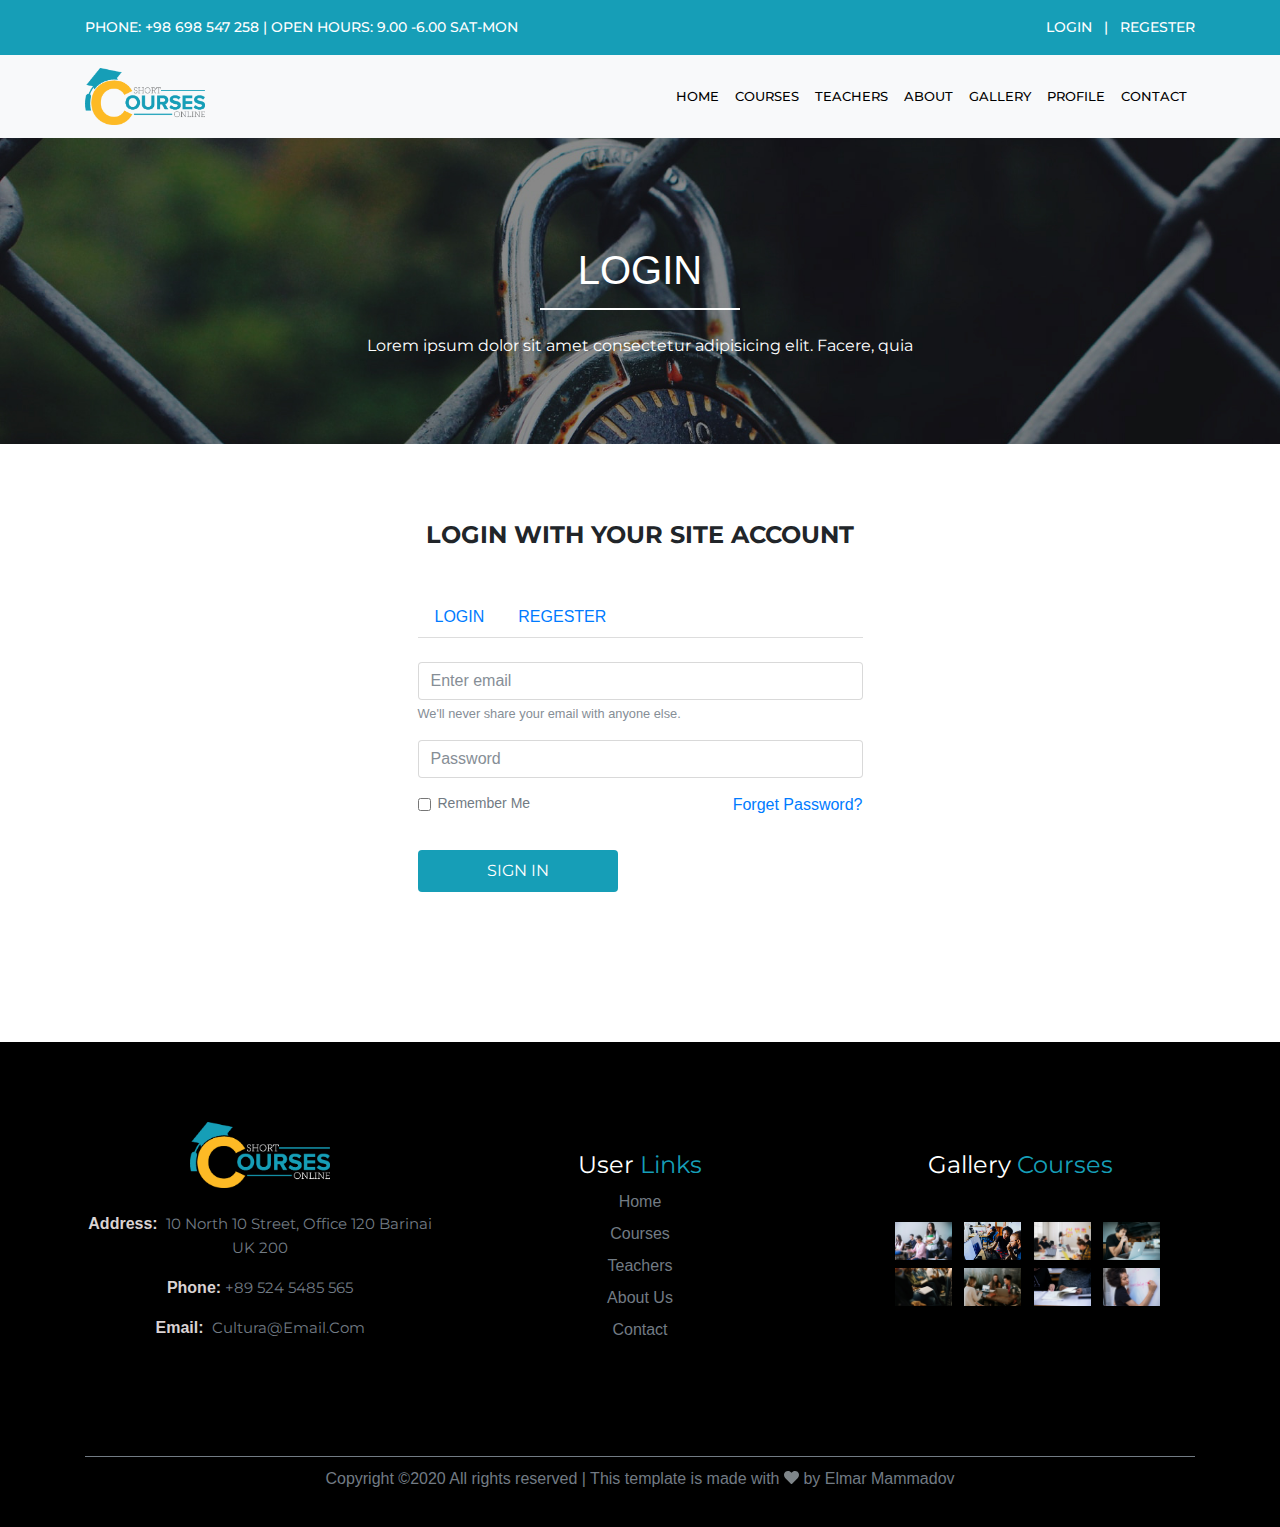
<file: login.html>
<!doctype html>
<html lang="en">

<head>
    <!-- Required meta tags -->
    <meta charset="utf-8">
    <meta name="viewport" content="width=device-width, initial-scale=1, shrink-to-fit=no">

    <!-- Bootstrap CSS -->
    <!-- Bootstrap CSS -->

    <link rel="stylesheet" href="css/bootstrap.css">
    <link rel="stylesheet" href="css/bootstrap-grid.css">
    <link rel="stylesheet" type="text/css"
        href="https://maxcdn.bootstrapcdn.com/font-awesome/4.7.0/css/font-awesome.min.css">
    <link rel="stylesheet" href="css/login.css">
    <!--fonts-->
    <link href="https://fonts.googleapis.com/css2?family=Montserrat:wght@500&display=swap" rel="stylesheet">
    <link href="https://fonts.googleapis.com/css2?family=Montserrat:wght@800;900&display=swap" rel="stylesheet">
    <link href="https://fonts.googleapis.com/css2?family=Poppins:wght@300&display=swap" rel="stylesheet">
    <link href="https://fonts.googleapis.com/css2?family=Montserrat:wght@200;300&display=swap" rel="stylesheet">
    <link href="https://fonts.googleapis.com/css2?family=Lato:wght@700&display=swap" rel="stylesheet">


    <title></title>
</head>

<body>


    <!--NAV COLOR MENU-->


    <nav class="navbar navbar-expand-lg navcolor">

        <div class="container mt-3">
          <div class="col-md-6">
    
            <div class="row d-flex justify-content-start" >
              <p class="navitem text-center d-none d-md-block">PHONE: +98 698 547 258 | OPEN HOURS: 9.00 -6.00 SAT-MON </p>
            </div>
    
          </div>
    
    
    
    
    
          <div class="col-md-6">
    
            <div class="row d-flex justify-content-end" id="reg_log">
              <p class="navitem text-center"><a href="login.html" class="reg_loglink mr-2">LOGIN</a> | <a href="regist.html"
                  class="reg_loglink ml-2">REGESTER</a> </p>
            </div>
    
          </div>
    
        </div>
      </nav>
    

    <!--NAVBAR-->

    <nav class="navbar navbar-expand-lg navbar-dark bg-light sticky-top">

        <div class="container">

            <a href="index.html" class="navbar-brand"><img src="icon/logo.png" class="logokurs" alt=""></a>
            <button type="button" class="navbar-toggler" data-toggle="collapse" data-target="#openbar">
                <span><img src="icon/icons8-menu.svg" alt="" width="45"></span>
            </button>

            <div class="collapse navbar-collapse" id="openbar">

                <ul class="navbar-nav ml-auto">
                    <li class="nav-item"><a href="index.html" class="nav-link navlink text-center">HOME</a></li>
                    <li class="nav-item"><a href="Courses.html" class="nav-link navlink text-center">COURSES</a></li>
                    <li class="nav-item"><a href="" class="nav-link navlink text-center">TEACHERS</a></li>
                    <li class="nav-item"><a href="about.html" class="nav-link navlink text-center">ABOUT</a></li>
                    <li class="nav-item"><a href="gallery.html" class="nav-link navlink text-center">GALLERY</a></li>
                    <li class="nav-item"><a href="profile.html" class="nav-link navlink text-center">PROFILE</a></li>
                    <li class="nav-item"><a href="contact.html" class="nav-link navlink text-center">CONTACT</a></li>
                </ul>
            </div>
        </div>
    </nav>

    <!--------------------------------------------------------HEADER----------------------------------------------------------------------->

    <header class="header">

        <div class="container">
            <div class="row d-flex justify-content-center">
                <h1 class="headerlogintitle" id="headerlogintitlediv">LOGIN</h1>
                <div class="loginline" id="loginlinediv"></div>
            </div>


            <p class="logintitle text-center mt-4">Lorem ipsum dolor sit amet consectetur adipisicing elit. Facere,
                quia</p>

        </div>
    </header>





    <!--------------------------------------------------------SECTION 2 ----------------------------------------------------------------------->




    <section class="section2">

        <div class="container mt-5">

            <div class="row d-flex justify-content-center">
                <div class="col-md-5">

                    <h4 class="text-center h4_1">LOGIN WITH YOUR SITE ACCOUNT</h4>

                    <ul class="nav nav-tabs mt-5 ">
                        <li class="nav-item"><a href="#login" data-toggle="tab" class="nav-link ">LOGIN</a></li>
                        <li class="nav-item"><a href="#regester" data-toggle="tab" class="nav-link">REGESTER</a></li>
                    </ul>



                    <div class="tab-content tabpane">
                        <div class="tab-pane active " id="login">
                            <form>
                                <div class="form-group mt-4">
                                
                                    <input type="email" class="form-control" id="exampleInputEmail1"
                                        aria-describedby="emailHelp" placeholder="Enter email">
                              
                       

                                <small id="emailHelp" class="form-text text-muted">We'll never share your email with
                                    anyone else.</small>
                        </div>

                        <div class="form-group">

                            <input type="password" class="form-control" placeholder="Password">

                        </div>

                        <div class="form-check">
                            <input type="checkbox" class="form-check-input ml-auto">
                            <label class="form-check-label ">
                                <p class="remember">Remember Me</p>
                            </label>
                            <label class="form-check-label d-flex justify-content-end"><a href=""
                                    class="forgetpassword">Forget Password?</a> </label>

                        </div>

                        <button type="button" class="btn mt-4">SIGN IN</button>
                        </form>







                    </div>

                    <div class="tab-pane" id="regester">



                        <form>
                            <div class="form-group mt-4">

                                <input type="email" class="form-control" id="exampleInputEmail1"
                                    aria-describedby="emailHelp" placeholder="First Name">

                            </div>

                            <div class="form-group mt-4">

                                <input type="email" class="form-control" id="exampleInputEmail1"
                                    aria-describedby="emailHelp" placeholder="Last Name">

                            </div>
                            <div class="form-group">

                                <input type="password" class="form-control" placeholder="Email">

                            </div>

                            <div class="form-group">

                                <input type="password" class="form-control" placeholder="Password">

                            </div>

                            <div class="form-group">

                                <input type="password" class="form-control" placeholder="Confirim Password">

                            </div>


                            <div class="form-check">
                                <input type="checkbox" class="form-check-input ml-auto">
                                <label class="form-check-label ">
                                    <p class="remember">I Agree The User Agreement And Terms & Condition</p>
                                </label>


                            </div>

                            <button type="button" class="btn mt-4">SIGN IN</button>
                        </form>





                    </div>

                </div>
            </div>
        </div>
        </div>

















    </section>























    <!--------------------------------------------------------footer----------------------------------------------------------------------->


    <footer class="footer">


        <div class="container">
          <div class="row">
            <div class="col-md-4">
    
    
              <div class="footercontacts" id="footercontacts">
                <img src="icon/logo(white).png" alt="" width="140px" class="mb-4" id="logofooter">
                <p class="footer_p1"><b class="footerb">Address:</b>&nbsp; <i> 10 North 10 Street,
                    Office 120 Barinai UK 200</i></p>
                <p class="footer_p2 "><b class="footerb">Phone:</b>&nbsp;<a href="" class="link">+89 524 5485 565</a> </p>
                <p class="footer_p3 "><b class="footerb">Email:</b>&nbsp; <a href="" class="link">Cultura@Email.Com</a> </p>
              </div>
            </div>
    
            <div class="col-md-4">
              <div class="footeruserlink" id="footeruserlink">
                <h4 class="text-center "><b class="b1">User</b><b class="b2"> Links</b></h4>
                <ul class="navbar-nav">
                  <li class="nav-item"><a href="#" class="nav-link footernavlink">Home</a> </li>
                  <li class="nav-item"><a href="#" class="nav-link footernavlink">Courses</a> </li>
                  <li class="nav-item"><a href="#" class="nav-link footernavlink"> Teachers</a></li>
                  <li class="nav-item"><a href="#" class="nav-link footernavlink">About Us</a> </li>
                  <li class="nav-item"><a href="#" class="nav-link footernavlink">Contact</a> </li>
                </ul>
              </div>
            </div>
            <div class="col-md-4">
              <div class="footermedia text-center" id="footermedia">
                <h4 class="text-center "><b class="b1">Gallery</b><b class="b2"> Courses</b></h4>
                <div class="col-md-12">
                  <div class="gallery ">
                    <img src="img/1.jpg" alt="" width="65" class="p-1">
                    <img src="img/2.jpg" alt="" width="65" class="p-1">
                    <img src="img/3.jpg" alt="" width="65" class="p-1">
                    <img src="img/4.jpg" alt="" width="65" class="p-1">
                    <img src="img/5.jpg" alt="" width="65" class="p-1">
                    <img src="img/6.jpg" alt="" width="65" class="p-1">
                    <img src="img/7.jpg" alt="" width="65" class="p-1">
                    <img src="img/8.jpg" alt="" width="65" class="p-1">
                  </div>
                </div>
              </div>
            </div>
    
          </div>
    
    
    
    
          <div class="linkfooter" id="linkfooter"></div>
          <div class="col-md-12">
            <p class="copyright text-center">Copyright ©2020 All rights reserved | This template is made with <img
                src="icon/heart-solid.svg" width="15px" alt="" class="mb-1"> by Elmar Mammadov</p>
          </div>
        </div>
        </div>
    
    
    
    
      </footer>
    
    
    
    
    
    
    
    
    
    
    
    


















    <!-- Optional JavaScript -->
    <!-- jQuery first, then Popper.js, then Bootstrap JS -->
    <!-- Optional JavaScript -->
    <!-- jQuery first, then Popper.js, then Bootstrap JS -->
    <script src="js/jquery-3.2.1.slim.min.js"></script>
    <script src="js/popper.js"></script>
    <script src="js/bootstrap.min.js"></script>
    <script src="/js/inputs.js"></script>
    <script src="/js/script.js"></script>
</body>

</html>
</file>
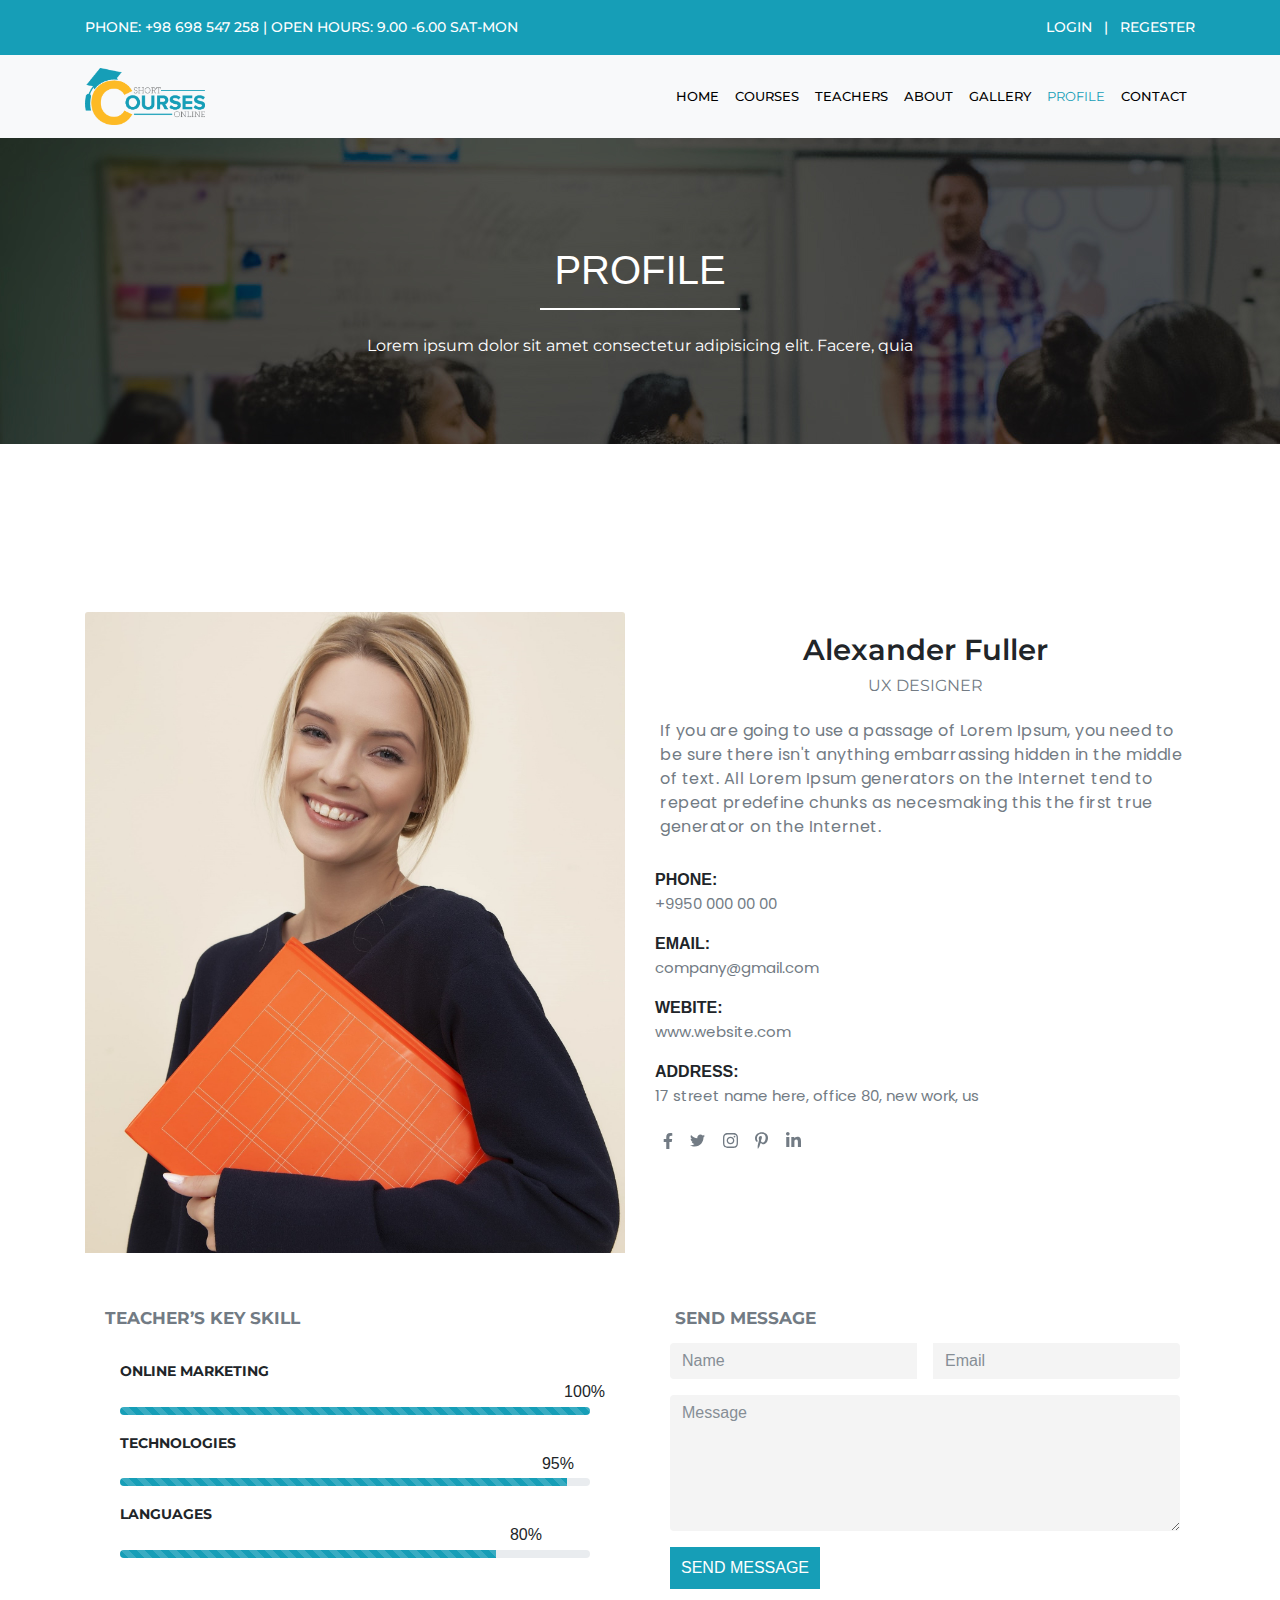
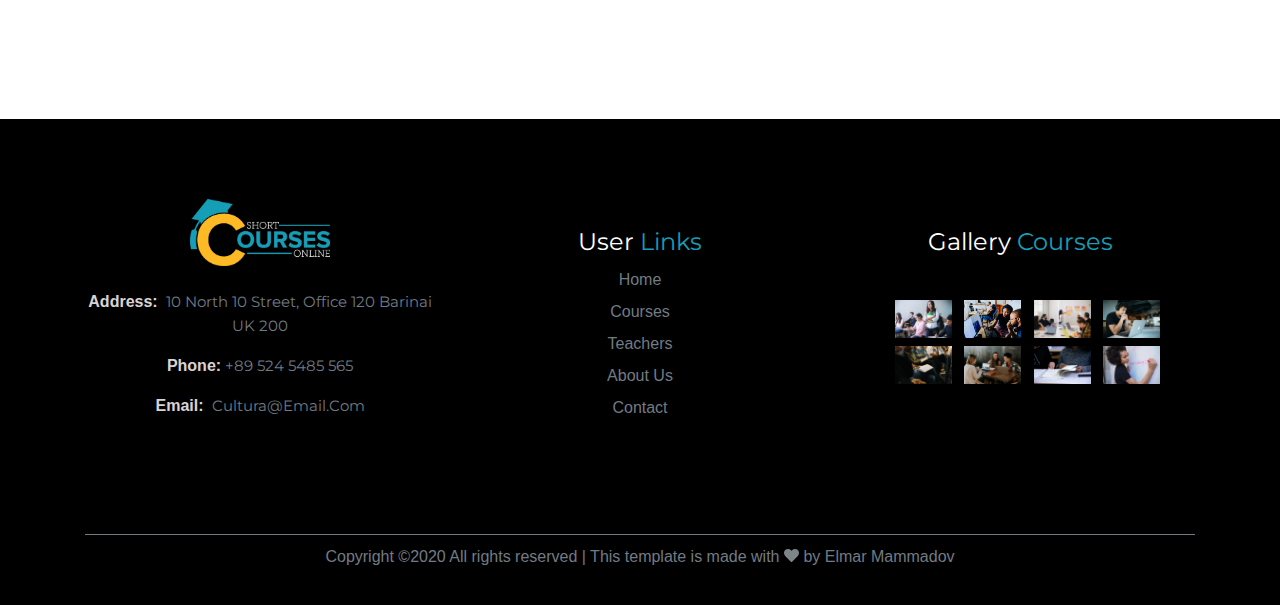
<file: profile.html>
<!doctype html>
<html lang="en">

<head>
    <!-- Required meta tags -->
    <meta charset="utf-8">
    <meta name="viewport" content="width=device-width, initial-scale=1, shrink-to-fit=no">

    <!-- Bootstrap CSS -->
    <!-- Bootstrap CSS -->

    <link rel="stylesheet" href="css/bootstrap.css">
    <link rel="stylesheet" href="css/bootstrap-grid.css">
    <link rel="stylesheet" type="text/css"
        href="https://maxcdn.bootstrapcdn.com/font-awesome/4.7.0/css/font-awesome.min.css">
    <link rel="stylesheet" href="css/profile.css">
    <!--fonts-->
    <link href="https://fonts.googleapis.com/css2?family=Montserrat:wght@500&display=swap" rel="stylesheet">
    <link href="https://fonts.googleapis.com/css2?family=Montserrat:wght@800;900&display=swap" rel="stylesheet">
    <link href="https://fonts.googleapis.com/css2?family=Poppins:wght@300&display=swap" rel="stylesheet">
    <link href="https://fonts.googleapis.com/css2?family=Montserrat:wght@200;300&display=swap" rel="stylesheet">
    <link href="https://fonts.googleapis.com/css2?family=Lato:wght@700&display=swap" rel="stylesheet">


    <title></title>
</head>

<body>


    <!--NAV COLOR MENU-->


 
    <nav class="navbar navbar-expand-lg navcolor">

        <div class="container mt-3">
          <div class="col-md-6">
    
            <div class="row d-flex justify-content-start" >
              <p class="navitem text-center d-none d-md-block">PHONE: +98 698 547 258 | OPEN HOURS: 9.00 -6.00 SAT-MON </p>
            </div>
    
          </div>
    
    
    
    
    
          <div class="col-md-6">
    
            <div class="row d-flex justify-content-end" id="reg_log">
              <p class="navitem text-center"><a href="login.html" class="reg_loglink mr-2">LOGIN</a> | <a href="regist.html"
                  class="reg_loglink ml-2">REGESTER</a> </p>
            </div>
    
          </div>
    
        </div>
      </nav>
    
    <!--NAVBAR-->

    <nav class="navbar navbar-expand-lg navbar-dark bg-light sticky-top">

        <div class="container">

            <a href="index.html" class="navbar-brand"><img src="icon/logo.png" class="logokurs" alt=""></a>
            <button type="button" class="navbar-toggler" data-toggle="collapse" data-target="#openbar">
                <span><img src="icon/icons8-menu.svg" alt="" width="45"></span>
            </button>

            <div class="collapse navbar-collapse" id="openbar">

                <ul class="navbar-nav ml-auto">
                    <li class="nav-item"><a href="index.html" class="nav-link navlink text-center">HOME</a></li>
                    <li class="nav-item"><a href="Courses.html" class="nav-link navlink text-center">COURSES</a></li>
                    <li class="nav-item"><a href="teachers.html" class="nav-link navlink text-center">TEACHERS</a></li>
                    <li class="nav-item"><a href="about.html" class="nav-link navlink  text-center">ABOUT</a></li>
                    <li class="nav-item"><a href="gallery.html" class="nav-link navlink text-center">GALLERY</a></li>
                    <li class="nav-item"><a href="#" class="nav-link activelink text-center">PROFILE</a></li>
                    <li class="nav-item"><a href="contact.html" class="nav-link navlink text-center">CONTACT</a></li>
                </ul>
            </div>
        </div>
    </nav>

    <!--------------------------------------------------------HEADER----------------------------------------------------------------------->

    <header class="header">

        <div class="container">
            <div class="row d-flex justify-content-center">
                <h1 class="headerprofiletitle">PROFILE</h1>
                <div class="profileline" id="profileline"></div>
            </div>


            <p class="coursestitle text-center mt-4">Lorem ipsum dolor sit amet consectetur adipisicing elit. Facere,
                quia</p>

        </div>
    </header>










    <!--------------------------------------------------------SECTION 2 ----------------------------------------------------------------------->
    <div class="profileDIV">
    <div class="container mt-5">

        <div class="row">
            <div class="col-md-6">
                <div class="card border-0 mt-5">
                    <img src="img/thprofile.jpg" alt="" class="card-img-top" width="100">
                </div>

            </div>

            <div class="col-md-6">

                <h4 class="profilname" id="profilname">Alexander Fuller</h4>
                <p class="profiltitle" id="profiltitle">UX DESIGNER</p>
                <p class="card-text profiltext" id="profiltext">If you are going to use a passage of Lorem Ipsum, you need to be sure
                    there isn't
                    anything embarrassing hidden in the middle of text. All Lorem Ipsum generators on the Internet tend
                    to repeat predefine chunks as necesmaking this the first true generator on the Internet.</p>


                <ul class="list-unstyled mt-4">
                    <li class="centerlist"><b>PHONE:</b>
                        <p><a href="" class="profillink">+9950 000 00 00</a></p>
                    </li>
                    <li class="centerlist"><b>EMAIL:</b>
                        <p><a href="" class="profillink">company@gmail.com</a></p>
                    </li>
                    <li class="centerlist"><b>WEBITE:</b>
                        <p><a href="" class="profillink">www.website.com</a></p>
                    </li>
                    <li class="centerlist"><b>ADDRESS: </b>
                        <p><a href="" class="profillink">17 street name here, office 80, new work, us</a></p>
                    </li>
                </ul>

                <div class="row ml-1 socialiconsdiv">
                    <ul class="list-inline">
                        <li class="list-inline-item p-1"><a href="#"><img src="social/facebook-f-brands.svg" alt=""
                                    width="10"></a>
                        </li>
                        <li class="list-inline-item p-1"><a href="#"></a><img src="social/twitter-brands.svg" alt=""
                                width="15"></li>
                        <li class="list-inline-item p-1"><img src="social/instagram-brands.svg" alt="" width="15">
                        </li>
                        <li class="list-inline-item p-1"><img src="social/pinterest-p-brands.svg" alt="" width="13">
                        </li>
                        <li class="list-inline-item p-1"><img src="social/linkedin-in-brands.svg" alt="" width="15">
                        </li>
                    </ul>
                </div>
            </div>
        </div>

    </div>


    <div class="container">
        <div class="row">
            <div class="col-md-6">
                <div class="card mt-2 border-0">
                    <h4 class="card-title cardtitle mt-5" id="cardtitleprofile">TEACHER’S KEY SKILL</h4>
                    <div class="card-body">


                        <div class="col-md-12">
                            <b class="progressbartitle">ONLINE MARKETING</b>
                            <h6 class="row d-flex justify-content-end mb-4">100%</h6>
                            <div class="progress progress1">
                                <div class="progress-bar progress-bar-striped progress-bar-animated" role="progressbar"
                                    style="width: 100%;" aria-valuenow="95" aria-valuemin="0" aria-valuemax="100"></div>
                            </div>
                        </div>
                        <div class="col-md-12 mt-3">
                            <b class="progressbartitle">TECHNOLOGIES</b>
                            <h6 class="row d-flex justify-content-end mr-3 mb-4">95%</h6>
                            <div class="progress progress2">
                                <div class="progress-bar progress-bar-striped progress-bar-animated" role="progressbar"
                                    style="width: 95%;" aria-valuenow="95" aria-valuemin="0" aria-valuemax="100"></div>
                            </div>
                        </div>
                        <div class="col-md-12 mt-3">
                            <b class="progressbartitle">LANGUAGES</b>
                            <h6 class="row d-flex justify-content-end mr-5 mb-4">80%</h6>
                            <div class="progress progress3">
                                <div class="progress-bar progress-bar-striped progress-bar-animated" role="progressbar"
                                    style="width: 80%;" aria-valuenow="95" aria-valuemin="0" aria-valuemax="100"></div>
                            </div>
                        </div>
                    </div>
                </div>
            </div>







            <div class="col-md-6 mt-2">
                <h4 class="card-title cardtitle mt-5" id="cardtitleprofile2">SEND MESSAGE</h4>

                <div class="col-md-12 mt-3">
                    <form action="">

                        <div class="form-group">
                            <div class="input-group">
                                <input type="text" class="form-control formcolor" placeholder="Name">
                                <input type="text" class="form-control ml-3 formcolor" placeholder="Email">


                            </div>

                        </div>

                        <textarea name="" id="" cols="68" rows="6" class="form-control"
                            placeholder="Message"></textarea>

                        <button type="button" class="btn mt-3">SEND MESSAGE</button>




                    </form>
                </div>
















            </div>





















        </div>

    </div>



</div>


















































































    <!--------------------------------------------------------footer----------------------------------------------------------------------->

    <footer class="footer">


        <div class="container">
          <div class="row">
            <div class="col-md-4">
    
    
              <div class="footercontacts" id="footercontacts">
                <img src="icon/logo(white).png" alt="" width="140px" class="mb-4" id="logofooter">
                <p class="footer_p1"><b class="footerb">Address:</b>&nbsp; <i> 10 North 10 Street,
                    Office 120 Barinai UK 200</i></p>
                <p class="footer_p2 "><b class="footerb">Phone:</b>&nbsp;<a href="" class="link">+89 524 5485 565</a> </p>
                <p class="footer_p3 "><b class="footerb">Email:</b>&nbsp; <a href="" class="link">Cultura@Email.Com</a> </p>
              </div>
            </div>
    
            <div class="col-md-4">
              <div class="footeruserlink" id="footeruserlink">
                <h4 class="text-center "><b class="b1">User</b><b class="b2"> Links</b></h4>
                <ul class="navbar-nav">
                  <li class="nav-item"><a href="#" class="nav-link footernavlink">Home</a> </li>
                  <li class="nav-item"><a href="#" class="nav-link footernavlink">Courses</a> </li>
                  <li class="nav-item"><a href="#" class="nav-link footernavlink"> Teachers</a></li>
                  <li class="nav-item"><a href="#" class="nav-link footernavlink">About Us</a> </li>
                  <li class="nav-item"><a href="#" class="nav-link footernavlink">Contact</a> </li>
                </ul>
              </div>
            </div>
            <div class="col-md-4">
              <div class="footermedia text-center" id="footermedia">
                <h4 class="text-center "><b class="b1">Gallery</b><b class="b2"> Courses</b></h4>
                <div class="col-md-12">
                  <div class="gallery ">
                    <img src="img/1.jpg" alt="" width="65" class="p-1">
                    <img src="img/2.jpg" alt="" width="65" class="p-1">
                    <img src="img/3.jpg" alt="" width="65" class="p-1">
                    <img src="img/4.jpg" alt="" width="65" class="p-1">
                    <img src="img/5.jpg" alt="" width="65" class="p-1">
                    <img src="img/6.jpg" alt="" width="65" class="p-1">
                    <img src="img/7.jpg" alt="" width="65" class="p-1">
                    <img src="img/8.jpg" alt="" width="65" class="p-1">
                  </div>
                </div>
              </div>
            </div>
    
          </div>
    
    
    
    
          <div class="linkfooter" id="linkfooter"></div>
          <div class="col-md-12">
            <p class="copyright text-center">Copyright ©2020 All rights reserved | This template is made with <img
                src="icon/heart-solid.svg" width="15px" alt="" class="mb-1"> by Elmar Mammadov</p>
          </div>
        </div>
        </div>
    
    
    
    
      </footer>
    
    
    
    
    
    
    
    
    
    
    
    





















    <!-- Optional JavaScript -->
    <!-- jQuery first, then Popper.js, then Bootstrap JS -->
    <!-- Optional JavaScript -->
    <!-- jQuery first, then Popper.js, then Bootstrap JS -->
    <script src="js/jquery-3.2.1.slim.min.js"></script>
    <script src="js/popper.js"></script>
    <script src="js/bootstrap.min.js"></script>
    <script src="/js/inputs.js"></script>
    <script src="/js/script.js"></script>
</body>

</html>
</file>
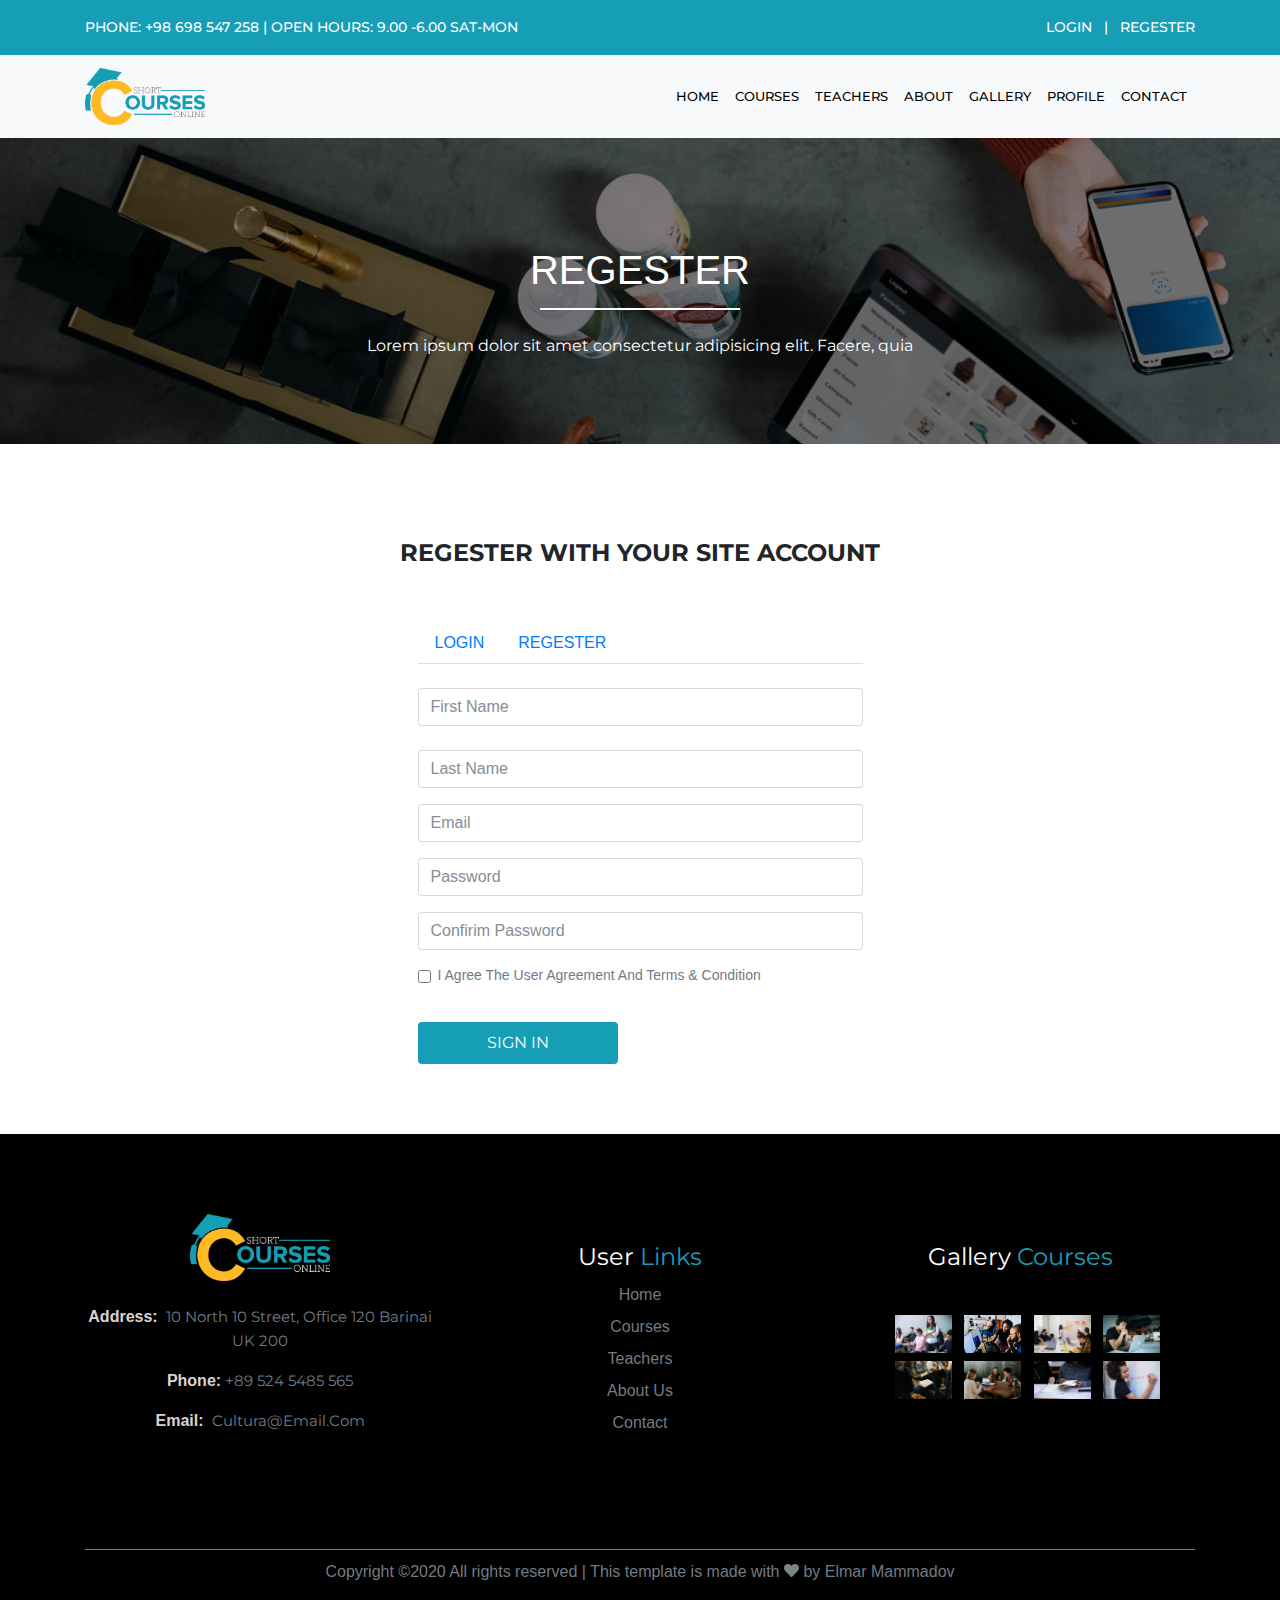
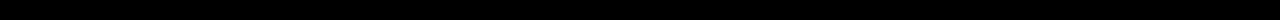
<file: regist.html>
<!doctype html>
<html lang="en">

<head>
    <!-- Required meta tags -->
    <meta charset="utf-8">
    <meta name="viewport" content="width=device-width, initial-scale=1, shrink-to-fit=no">

    <!-- Bootstrap CSS -->
    <!-- Bootstrap CSS -->

    <link rel="stylesheet" href="css/bootstrap.css">
    <link rel="stylesheet" href="css/bootstrap-grid.css">
    <link rel="stylesheet" type="text/css"
        href="https://maxcdn.bootstrapcdn.com/font-awesome/4.7.0/css/font-awesome.min.css">
    <link rel="stylesheet" href="css/regist.css">
    <!--fonts-->
    <link href="https://fonts.googleapis.com/css2?family=Montserrat:wght@500&display=swap" rel="stylesheet">
    <link href="https://fonts.googleapis.com/css2?family=Montserrat:wght@800;900&display=swap" rel="stylesheet">
    <link href="https://fonts.googleapis.com/css2?family=Poppins:wght@300&display=swap" rel="stylesheet">
    <link href="https://fonts.googleapis.com/css2?family=Montserrat:wght@200;300&display=swap" rel="stylesheet">
    <link href="https://fonts.googleapis.com/css2?family=Lato:wght@700&display=swap" rel="stylesheet">


    <title></title>
</head>

<body>


    <!--NAV COLOR MENU-->


    <nav class="navbar navbar-expand-lg navcolor">

        <div class="container mt-3">
          <div class="col-md-6">
    
            <div class="row d-flex justify-content-start" >
              <p class="navitem text-center d-none d-md-block">PHONE: +98 698 547 258 | OPEN HOURS: 9.00 -6.00 SAT-MON </p>
            </div>
    
          </div>
    
    
    
    
    
          <div class="col-md-6">
    
            <div class="row d-flex justify-content-end" id="reg_log">
              <p class="navitem text-center"><a href="login.html" class="reg_loglink mr-2">LOGIN</a> | <a href="regist.html"
                  class="reg_loglink ml-2">REGESTER</a> </p>
            </div>
    
          </div>
    
        </div>
      </nav>
    
    

    <!--NAVBAR-->

    <nav class="navbar navbar-expand-lg navbar-dark bg-light sticky-top">

        <div class="container">

            <a href="index.html" class="navbar-brand"><img src="icon/logo.png" class="logokurs" alt=""></a>
            <button type="button" class="navbar-toggler" data-toggle="collapse" data-target="#openbar">
                <span><img src="icon/icons8-menu.svg" alt="" width="45"></span>
            </button>

            <div class="collapse navbar-collapse" id="openbar">

                <ul class="navbar-nav ml-auto">
                    <li class="nav-item"><a href="index.html" class="nav-link navlink text-center">HOME</a></li>
                    <li class="nav-item"><a href="Courses.html" class="nav-link navlink text-center">COURSES</a></li>
                    <li class="nav-item"><a href="" class="nav-link navlink text-center">TEACHERS</a></li>
                    <li class="nav-item"><a href="about.html" class="nav-link navlink text-center">ABOUT</a></li>
                    <li class="nav-item"><a href="gallery.html" class="nav-link navlink text-center">GALLERY</a></li>
                    <li class="nav-item"><a href="profile.html" class="nav-link navlink text-center">PROFILE</a></li>
                    <li class="nav-item"><a href="contact.html" class="nav-link navlink text-center">CONTACT</a></li>
                </ul>
            </div>
        </div>
    </nav>

    <!--------------------------------------------------------HEADER----------------------------------------------------------------------->

    <header class="header">

        <div class="container">
            <div class="row d-flex justify-content-center">
                <h1 class="headerregtitle">REGESTER</h1>
                <div class="loginline" id="loginregline"></div>
            </div>


            <p class="logintitle text-center mt-4">Lorem ipsum dolor sit amet consectetur adipisicing elit. Facere,
                quia</p>

        </div>
    </header>





    <!--------------------------------------------------------SECTION 2 ----------------------------------------------------------------------->




    <section class="section2">

        <div class="container mt-5">

            <div class="row d-flex justify-content-center mt-5">
                <div class="col-md-12 "><h4 class="text-center h4_1 mt-5">REGESTER WITH YOUR SITE ACCOUNT</h4></div> 
                <div class="col-md-5">

              

                    <ul class="nav nav-tabs mt-5">
                        <li class="nav-item"><a href="#login" data-toggle="tab" class="nav-link ">LOGIN</a></li>
                        <li class="nav-item"><a href="#regester" data-toggle="tab" class="nav-link">REGESTER</a></li>
                    </ul>



                    <div class="tab-content">
                        <div class="tab-pane " id="login">
                            <form>
                                <div class="form-group mt-4">

                                    <input type="email" class="form-control" id="exampleInputEmail1"
                                        aria-describedby="emailHelp" placeholder="Enter email">
                                    <small id="emailHelp" class="form-text text-muted">We'll never share your email with
                                        anyone else.</small>
                                </div>

                                <div class="form-group">

                                    <input type="password" class="form-control" placeholder="Password">

                                </div>

                                <div class="form-check">
                                    <input type="checkbox" class="form-check-input ml-auto">
                                    <label class="form-check-label "><p class="remember">Remember Me</p> </label>
                                   <label class="form-check-label d-flex justify-content-end"><a href="" class="forgetpassword">Forget Password?</a> </label>
                                    
                                </div>

                                <button type="button" class="btn mt-4">SIGN IN</button>
                            </form>







                        </div>

                        <div class="tab-pane active" id="regester">



                            <form>
                                <div class="form-group mt-4">

                                    <input type="email" class="form-control" id="exampleInputEmail1"
                                        aria-describedby="emailHelp" placeholder="First Name">
                             
                                </div>

                                <div class="form-group mt-4">

                                    <input type="email" class="form-control" id="exampleInputEmail1"
                                        aria-describedby="emailHelp" placeholder="Last Name">
                             
                                </div>
                                <div class="form-group">

                                    <input type="password" class="form-control" placeholder="Email">

                                </div>

                                <div class="form-group">

                                    <input type="password" class="form-control" placeholder="Password">

                                </div>

                                <div class="form-group">

                                    <input type="password" class="form-control" placeholder="Confirim Password">

                                </div>


                                <div class="form-check">
                                    <input type="checkbox" class="form-check-input ml-auto">
                                    <label class="form-check-label "><p class="remember">I Agree The User Agreement And Terms & Condition</p> </label>
                               
                                    
                                </div>

                                <button type="button" class="btn mt-4">SIGN IN</button>
                            </form>





                        </div>

                    </div>
                </div>
            </div>
        </div>

















    </section>























    <!--------------------------------------------------------footer----------------------------------------------------------------------->

    <footer class="footer">


        <div class="container">
          <div class="row">
            <div class="col-md-4">
    
    
              <div class="footercontacts" id="footercontacts">
                <img src="icon/logo(white).png" alt="" width="140px" class="mb-4" id="logofooter">
                <p class="footer_p1"><b class="footerb">Address:</b>&nbsp; <i> 10 North 10 Street,
                    Office 120 Barinai UK 200</i></p>
                <p class="footer_p2 "><b class="footerb">Phone:</b>&nbsp;<a href="" class="link">+89 524 5485 565</a> </p>
                <p class="footer_p3 "><b class="footerb">Email:</b>&nbsp; <a href="" class="link">Cultura@Email.Com</a> </p>
              </div>
            </div>
    
            <div class="col-md-4">
              <div class="footeruserlink" id="footeruserlink">
                <h4 class="text-center "><b class="b1">User</b><b class="b2"> Links</b></h4>
                <ul class="navbar-nav">
                  <li class="nav-item"><a href="#" class="nav-link footernavlink">Home</a> </li>
                  <li class="nav-item"><a href="#" class="nav-link footernavlink">Courses</a> </li>
                  <li class="nav-item"><a href="#" class="nav-link footernavlink"> Teachers</a></li>
                  <li class="nav-item"><a href="#" class="nav-link footernavlink">About Us</a> </li>
                  <li class="nav-item"><a href="#" class="nav-link footernavlink">Contact</a> </li>
                </ul>
              </div>
            </div>
            <div class="col-md-4">
              <div class="footermedia text-center" id="footermedia">
                <h4 class="text-center "><b class="b1">Gallery</b><b class="b2"> Courses</b></h4>
                <div class="col-md-12">
                  <div class="gallery ">
                    <img src="img/1.jpg" alt="" width="65" class="p-1">
                    <img src="img/2.jpg" alt="" width="65" class="p-1">
                    <img src="img/3.jpg" alt="" width="65" class="p-1">
                    <img src="img/4.jpg" alt="" width="65" class="p-1">
                    <img src="img/5.jpg" alt="" width="65" class="p-1">
                    <img src="img/6.jpg" alt="" width="65" class="p-1">
                    <img src="img/7.jpg" alt="" width="65" class="p-1">
                    <img src="img/8.jpg" alt="" width="65" class="p-1">
                  </div>
                </div>
              </div>
            </div>
    
          </div>
    
    
    
    
          <div class="linkfooter" id="linkfooter"></div>
          <div class="col-md-12">
            <p class="copyright text-center">Copyright ©2020 All rights reserved | This template is made with <img
                src="icon/heart-solid.svg" width="15px" alt="" class="mb-1"> by Elmar Mammadov</p>
          </div>
        </div>
        </div>
    
    
    
    
      </footer>
    
    
    
    
    
    
    
    
    
    
    
    



















    <!-- Optional JavaScript -->
    <!-- jQuery first, then Popper.js, then Bootstrap JS -->
    <!-- Optional JavaScript -->
    <!-- jQuery first, then Popper.js, then Bootstrap JS -->
    <script src="js/jquery-3.2.1.slim.min.js"></script>
    <script src="js/popper.js"></script>
    <script src="js/bootstrap.min.js"></script>
    <script src="/js/inputs.js"></script>
    <script src="/js/script.js"></script>
</body>

</html>
</file>
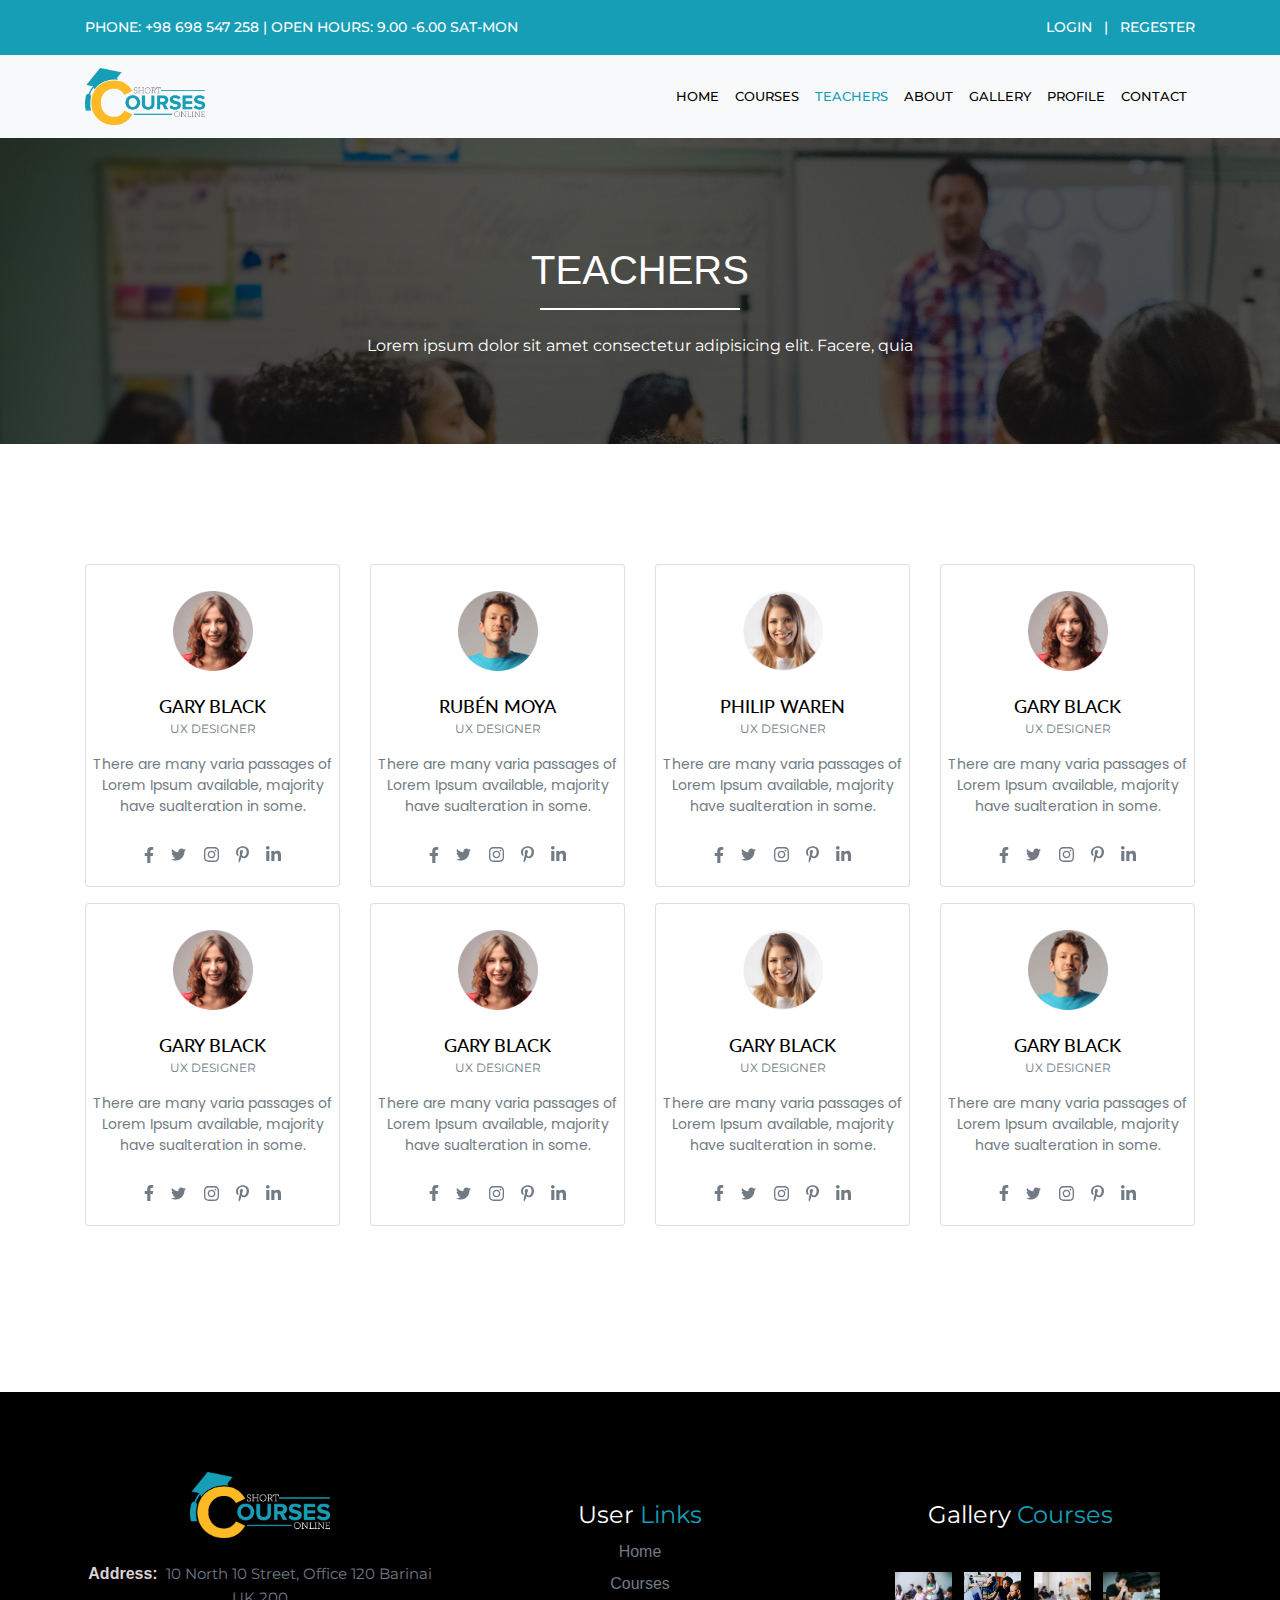
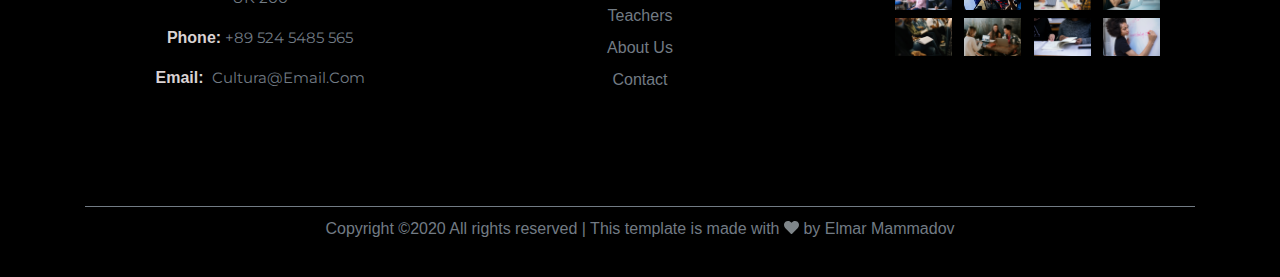
<file: teachers.html>
<!doctype html>
<html lang="en">

<head>
    <!-- Required meta tags -->
    <meta charset="utf-8">
    <meta name="viewport" content="width=device-width, initial-scale=1, shrink-to-fit=no">

    <!-- Bootstrap CSS -->
    <!-- Bootstrap CSS -->

    <link rel="stylesheet" href="css/bootstrap.css">
    <link rel="stylesheet" href="css/bootstrap-grid.css">
    <link rel="stylesheet" type="text/css"
        href="https://maxcdn.bootstrapcdn.com/font-awesome/4.7.0/css/font-awesome.min.css">
    <link rel="stylesheet" href="css/teachers.css">
    <!--fonts-->
    <link href="https://fonts.googleapis.com/css2?family=Montserrat:wght@500&display=swap" rel="stylesheet">
    <link href="https://fonts.googleapis.com/css2?family=Montserrat:wght@800;900&display=swap" rel="stylesheet">
    <link href="https://fonts.googleapis.com/css2?family=Poppins:wght@300&display=swap" rel="stylesheet">
    <link href="https://fonts.googleapis.com/css2?family=Montserrat:wght@200;300&display=swap" rel="stylesheet">
    <link href="https://fonts.googleapis.com/css2?family=Lato:wght@700&display=swap" rel="stylesheet">


    <title></title>
</head>

<body>


    <!--NAV COLOR MENU-->




    <nav class="navbar navbar-expand-lg navcolor">

        <div class="container mt-3">
          <div class="col-md-6">
    
            <div class="row d-flex justify-content-start" >
              <p class="navitem text-center d-none d-md-block">PHONE: +98 698 547 258 | OPEN HOURS: 9.00 -6.00 SAT-MON </p>
            </div>
    
          </div>
    
    
    
    
    
          <div class="col-md-6">
    
            <div class="row d-flex justify-content-end" id="reg_log">
              <p class="navitem text-center"><a href="login.html" class="reg_loglink mr-2">LOGIN</a> | <a href="regist.html"
                  class="reg_loglink ml-2">REGESTER</a> </p>
            </div>
    
          </div>
    
        </div>
      </nav>
    

    <!--NAVBAR-->

    <nav class="navbar navbar-expand-lg navbar-dark bg-light sticky-top">

        <div class="container">

            <a href="index.html" class="navbar-brand"><img src="icon/logo.png" class="logokurs" alt=""></a>
            <button type="button" class="navbar-toggler" data-toggle="collapse" data-target="#openbar">
                <span><img src="icon/icons8-menu.svg" alt="" width="45"></span>
            </button>

            <div class="collapse navbar-collapse" id="openbar">

                <ul class="navbar-nav ml-auto">
                    <li class="nav-item"><a href="index.html" class="nav-link navlink text-center">HOME</a></li>
                    <li class="nav-item"><a href="Courses.html" class="nav-link navlink text-center">COURSES</a></li>
                    <li class="nav-item"><a href="" class="nav-link activelink navlink text-center">TEACHERS</a></li>
                    <li class="nav-item"><a href="about.html" class="nav-link navlink text-center">ABOUT</a></li>
                    <li class="nav-item"><a href="gallery.html" class="nav-link navlink text-center">GALLERY</a></li>
                    <li class="nav-item"><a href="profile.html" class="nav-link navlink text-center">PROFILE</a></li>
                    <li class="nav-item"><a href="contact.html" class="nav-link navlink text-center">CONTACT</a></li>
                </ul>
            </div>
        </div>
    </nav>

    <!--------------------------------------------------------HEADER----------------------------------------------------------------------->

    <header class="header">

        <div class="container">
            <div class="row d-flex justify-content-center">
                <h1 class="headercoursestitle">TEACHERS</h1>
                <div class="teacherline" id="teacherline"></div>
            </div>


            <p class="coursestitle text-center mt-4">Lorem ipsum dolor sit amet consectetur adipisicing elit. Facere,
                quia</p>

        </div>
    </header>







    <!--------------------------------------------------------SECTION 1 ----------------------------------------------------------------------->

    <!--

    <section class="section2">

        <div class="container">

            <div class="row d-flex justify-content-center">

                <div class="col-md-4">
                    <h4 class="section2titile ">TEACHERS COURSES</h4>
                    <div class="div-line"></div>
                </div>

            </div>
        </div>


    </section>

-->



    <!--------------------------------------------------------SECTION 2 ----------------------------------------------------------------------->




    <div class="container mt-5">
        <div class="teacherDIV">
            <div class="row">

                <div class="col-md-3">
                    <div class="card mb-3 cardteachers">
                        <div class="row d-flex justify-content-center"> <img src="img/6.png" alt=""
                                class="card-img-top imgteacher mt-3"></div>
                        <h4 class="card-title text-center mt-3 titleteacher">GARY BLACK</h4>
                        <p class="card-text text-center textteacher">UX DESIGNER</p>
                        <p class="card-text text-center textteacher2">There are many varia passages of Lorem Ipsum
                            available, majority have sualteration in some.</p>
                        <div class="row d-flex justify-content-center">
                            <ul class="list-inline">
                                <li class="list-inline-item p-1"><a href="#"><img src="social/facebook-f-brands.svg"
                                            alt="" width="10"></a>
                                </li>
                                <li class="list-inline-item p-1"><a href="#"></a><img src="social/twitter-brands.svg"
                                        alt="" width="15"></li>
                                <li class="list-inline-item p-1"><img src="social/instagram-brands.svg" alt=""
                                        width="15">
                                </li>
                                <li class="list-inline-item p-1"><img src="social/pinterest-p-brands.svg" alt=""
                                        width="13">
                                </li>
                                <li class="list-inline-item p-1"><img src="social/linkedin-in-brands.svg" alt=""
                                        width="15">
                                </li>
                            </ul>
                        </div>
                    </div>
                </div>



                <div class="col-md-3">
                    <div class="card mb-3 cardteachers">
                        <div class="row d-flex justify-content-center"> <img src="img/5.png" alt=""
                                class="card-img-top imgteacher mt-3"></div>
                        <h4 class="card-title text-center mt-3 titleteacher">RUBÉN MOYA</h4>
                        <p class="card-text text-center textteacher">UX DESIGNER</p>
                        <p class="card-text text-center textteacher2">There are many varia passages of Lorem Ipsum
                            available, majority have sualteration in some.</p>
                        <div class="row d-flex justify-content-center">
                            <ul class="list-inline">
                                <li class="list-inline-item p-1"><a href="#">
                                        <img src="social/facebook-f-brands.svg" alt="" width="10"></a>

                                </li>
                                <li class="list-inline-item p-1"><a href="#"></a><img src="social/twitter-brands.svg"
                                        alt="" width="15"></li>
                                <li class="list-inline-item p-1"><img src="social/instagram-brands.svg" alt=""
                                        width="15">
                                </li>
                                <li class="list-inline-item p-1"><img src="social/pinterest-p-brands.svg" alt=""
                                        width="13">
                                </li>
                                <li class="list-inline-item p-1"><img src="social/linkedin-in-brands.svg" alt=""
                                        width="15">
                                </li>
                            </ul>
                        </div>
                    </div>
                </div>





                <div class="col-md-3">
                    <div class="card mb-3 cardteachers">
                        <div class="row d-flex justify-content-center"> <img src="img/7.png" alt=""
                                class="card-img-top imgteacher mt-3"></div>
                        <h4 class="card-title text-center mt-3 titleteacher">PHILIP WAREN</h4>
                        <p class="card-text text-center textteacher">UX DESIGNER</p>
                        <p class="card-text text-center textteacher2">There are many varia passages of Lorem Ipsum
                            available, majority have sualteration in some.</p>
                        <div class="row d-flex justify-content-center">
                            <ul class="list-inline">
                                <li class="list-inline-item p-1"><a href="#"><img src="social/facebook-f-brands.svg"
                                            alt="" width="10"></a>
                                </li>
                                <li class="list-inline-item p-1"><a href="#"></a><img src="social/twitter-brands.svg"
                                        alt="" width="15"></li>
                                <li class="list-inline-item p-1"><img src="social/instagram-brands.svg" alt=""
                                        width="15">
                                </li>
                                <li class="list-inline-item p-1"><img src="social/pinterest-p-brands.svg" alt=""
                                        width="13">
                                </li>
                                <li class="list-inline-item p-1"><img src="social/linkedin-in-brands.svg" alt=""
                                        width="15">
                                </li>
                            </ul>
                        </div>
                    </div>
                </div>





                <div class="col-md-3">
                    <div class="card mb-3 cardteachers">
                        <div class="row d-flex justify-content-center"> <img src="img/6.png" alt=""
                                class="card-img-top imgteacher mt-3"></div>
                        <h4 class="card-title text-center mt-3 titleteacher">GARY BLACK</h4>
                        <p class="card-text text-center textteacher">UX DESIGNER</p>
                        <p class="card-text text-center textteacher2">There are many varia passages of Lorem Ipsum
                            available, majority have sualteration in some.</p>
                        <div class="row d-flex justify-content-center">
                            <ul class="list-inline">
                                <li class="list-inline-item p-1"><a href="#"><img src="social/facebook-f-brands.svg"
                                            alt="" width="10"></a>
                                </li>
                                <li class="list-inline-item p-1"><a href="#"></a><img src="social/twitter-brands.svg"
                                        alt="" width="15"></li>
                                <li class="list-inline-item p-1"><img src="social/instagram-brands.svg" alt=""
                                        width="15">
                                </li>
                                <li class="list-inline-item p-1"><img src="social/pinterest-p-brands.svg" alt=""
                                        width="13">
                                </li>
                                <li class="list-inline-item p-1"><img src="social/linkedin-in-brands.svg" alt=""
                                        width="15">
                                </li>
                            </ul>
                        </div>
                    </div>
                </div>


                <div class="col-md-3">
                    <div class="card mb-3 cardteachers">
                        <div class="row d-flex justify-content-center"> <img src="img/6.png" alt=""
                                class="card-img-top imgteacher mt-3"></div>
                        <h4 class="card-title text-center mt-3 titleteacher">GARY BLACK</h4>
                        <p class="card-text text-center textteacher">UX DESIGNER</p>
                        <p class="card-text text-center textteacher2">There are many varia passages of Lorem Ipsum
                            available, majority have sualteration in some.</p>
                        <div class="row d-flex justify-content-center">
                            <ul class="list-inline">
                                <li class="list-inline-item p-1"><a href="#"><img src="social/facebook-f-brands.svg"
                                            alt="" width="10"></a>
                                </li>
                                <li class="list-inline-item p-1"><a href="#"></a><img src="social/twitter-brands.svg"
                                        alt="" width="15"></li>
                                <li class="list-inline-item p-1"><img src="social/instagram-brands.svg" alt=""
                                        width="15">
                                </li>
                                <li class="list-inline-item p-1"><img src="social/pinterest-p-brands.svg" alt=""
                                        width="13">
                                </li>
                                <li class="list-inline-item p-1"><img src="social/linkedin-in-brands.svg" alt=""
                                        width="15">
                                </li>
                            </ul>
                        </div>
                    </div>
                </div>

                <div class="col-md-3">
                    <div class="card mb-3 cardteachers">
                        <div class="row d-flex justify-content-center"> <img src="img/6.png" alt=""
                                class="card-img-top imgteacher mt-3"></div>
                        <h4 class="card-title text-center mt-3 titleteacher">GARY BLACK</h4>
                        <p class="card-text text-center textteacher">UX DESIGNER</p>
                        <p class="card-text text-center textteacher2">There are many varia passages of Lorem Ipsum
                            available, majority have sualteration in some.</p>
                        <div class="row d-flex justify-content-center">
                            <ul class="list-inline">
                                <li class="list-inline-item p-1"><a href="#"><img src="social/facebook-f-brands.svg"
                                            alt="" width="10"></a>
                                </li>
                                <li class="list-inline-item p-1"><a href="#"></a><img src="social/twitter-brands.svg"
                                        alt="" width="15"></li>
                                <li class="list-inline-item p-1"><img src="social/instagram-brands.svg" alt=""
                                        width="15">
                                </li>
                                <li class="list-inline-item p-1"><img src="social/pinterest-p-brands.svg" alt=""
                                        width="13">
                                </li>
                                <li class="list-inline-item p-1"><img src="social/linkedin-in-brands.svg" alt=""
                                        width="15">
                                </li>
                            </ul>
                        </div>
                    </div>
                </div>

                <div class="col-md-3">
                    <div class="card mb-3 cardteachers">
                        <div class="row d-flex justify-content-center"> <img src="img/7.png" alt=""
                                class="card-img-top imgteacher mt-3"></div>
                        <h4 class="card-title text-center mt-3 titleteacher">GARY BLACK</h4>
                        <p class="card-text text-center textteacher">UX DESIGNER</p>
                        <p class="card-text text-center textteacher2">There are many varia passages of Lorem Ipsum
                            available, majority have sualteration in some.</p>
                        <div class="row d-flex justify-content-center">
                            <ul class="list-inline">
                                <li class="list-inline-item p-1"><a href="#"><img src="social/facebook-f-brands.svg"
                                            alt="" width="10"></a>
                                </li>
                                <li class="list-inline-item p-1"><a href="#"></a><img src="social/twitter-brands.svg"
                                        alt="" width="15"></li>
                                <li class="list-inline-item p-1"><img src="social/instagram-brands.svg" alt=""
                                        width="15">
                                </li>
                                <li class="list-inline-item p-1"><img src="social/pinterest-p-brands.svg" alt=""
                                        width="13">
                                </li>
                                <li class="list-inline-item p-1"><img src="social/linkedin-in-brands.svg" alt=""
                                        width="15">
                                </li>
                            </ul>
                        </div>
                    </div>
                </div>

                <div class="col-md-3">
                    <div class="card mb-3 cardteachers">
                        <div class="row d-flex justify-content-center"> <img src="img/5.png" alt=""
                                class="card-img-top imgteacher mt-3"></div>
                        <h4 class="card-title text-center mt-3 titleteacher">GARY BLACK</h4>
                        <p class="card-text text-center textteacher">UX DESIGNER</p>
                        <p class="card-text text-center textteacher2">There are many varia passages of Lorem Ipsum
                            available, majority have sualteration in some.</p>
                        <div class="row d-flex justify-content-center">
                            <ul class="list-inline">
                                <li class="list-inline-item p-1"><a href="#"><img src="social/facebook-f-brands.svg"
                                            alt="" width="10"></a>
                                </li>
                                <li class="list-inline-item p-1"><a href="#"></a><img src="social/twitter-brands.svg"
                                        alt="" width="15"></li>
                                <li class="list-inline-item p-1"><img src="social/instagram-brands.svg" alt=""
                                        width="15">
                                </li>
                                <li class="list-inline-item p-1"><img src="social/pinterest-p-brands.svg" alt=""
                                        width="13">
                                </li>
                                <li class="list-inline-item p-1"><img src="social/linkedin-in-brands.svg" alt=""
                                        width="15">
                                </li>
                            </ul>
                        </div>
                    </div>
                </div>

            </div>
        </div>






    </div>





    <!--------------------------------------------------------footer----------------------------------------------------------------------->


    <footer class="footer">


        <div class="container">
          <div class="row">
            <div class="col-md-4">
    
    
              <div class="footercontacts" id="footercontacts">
                <img src="icon/logo(white).png" alt="" width="140px" class="mb-4" id="logofooter">
                <p class="footer_p1"><b class="footerb">Address:</b>&nbsp; <i> 10 North 10 Street,
                    Office 120 Barinai UK 200</i></p>
                <p class="footer_p2 "><b class="footerb">Phone:</b>&nbsp;<a href="" class="link">+89 524 5485 565</a> </p>
                <p class="footer_p3 "><b class="footerb">Email:</b>&nbsp; <a href="" class="link">Cultura@Email.Com</a> </p>
              </div>
            </div>
    
            <div class="col-md-4">
              <div class="footeruserlink" id="footeruserlink">
                <h4 class="text-center "><b class="b1">User</b><b class="b2"> Links</b></h4>
                <ul class="navbar-nav">
                  <li class="nav-item"><a href="#" class="nav-link footernavlink">Home</a> </li>
                  <li class="nav-item"><a href="#" class="nav-link footernavlink">Courses</a> </li>
                  <li class="nav-item"><a href="#" class="nav-link footernavlink"> Teachers</a></li>
                  <li class="nav-item"><a href="#" class="nav-link footernavlink">About Us</a> </li>
                  <li class="nav-item"><a href="#" class="nav-link footernavlink">Contact</a> </li>
                </ul>
              </div>
            </div>
            <div class="col-md-4">
              <div class="footermedia text-center" id="footermedia">
                <h4 class="text-center "><b class="b1">Gallery</b><b class="b2"> Courses</b></h4>
                <div class="col-md-12">
                  <div class="gallery ">
                    <img src="img/1.jpg" alt="" width="65" class="p-1">
                    <img src="img/2.jpg" alt="" width="65" class="p-1">
                    <img src="img/3.jpg" alt="" width="65" class="p-1">
                    <img src="img/4.jpg" alt="" width="65" class="p-1">
                    <img src="img/5.jpg" alt="" width="65" class="p-1">
                    <img src="img/6.jpg" alt="" width="65" class="p-1">
                    <img src="img/7.jpg" alt="" width="65" class="p-1">
                    <img src="img/8.jpg" alt="" width="65" class="p-1">
                  </div>
                </div>
              </div>
            </div>
    
          </div>
    
    
    
    
          <div class="linkfooter" id="linkfooter"></div>
          <div class="col-md-12">
            <p class="copyright text-center">Copyright ©2020 All rights reserved | This template is made with <img
                src="icon/heart-solid.svg" width="15px" alt="" class="mb-1"> by Elmar Mammadov</p>
          </div>
        </div>
        </div>
    
    
    
    
      </footer>
    
    
    
    
    
    
    
    
    
    
    
    











    <!-- Optional JavaScript -->
    <!-- jQuery first, then Popper.js, then Bootstrap JS -->
    <!-- Optional JavaScript -->
    <!-- jQuery first, then Popper.js, then Bootstrap JS -->
    <script src="js/jquery-3.2.1.slim.min.js"></script>
    <script src="js/popper.js"></script>
    <script src="js/bootstrap.min.js"></script>
    <script src="/js/inputs.js"></script>
    <script src="/js/script.js"></script>
</body>

</html>
</file>
<file: css/about.css>
html {
  scroll-behavior: smooth;
}

body {
  background-color: white !important;
  overflow-x: hidden;
}

/**************************************************NAV _ UL************************************************/

.navcolor {
  background-color: #169EB7;
  padding: 1px !important;
}

.reg_loglink
{
  font-family: 'Montserrat' !important;
  color: #ffffff !important;
  text-decoration: none !important;
  
}

.logokurs
{
  width: 120px;
}


.navitem {
  text-transform: uppercase !important;
  color: #ffffff !important;
  font-weight: 500 !important;
  font-size: 14px !important;
  font-family: 'Montserrat', sans-serif !important;
  text-transform: uppercase !important;
}

/********************************************NAVBAR************************************/

.navlink {
  color: black !important;
  font-family: 'Montserrat', sans-serif !important;
  font-size: 13px !important;
  transition: 0.5s;
  font-weight: 500 !important;
}

.activelink {
  color: #169EB7 !important;
  font-family: 'Montserrat', sans-serif !important;
  font-size: 13px !important;
}

.navlink:hover {
  color: #169EB7 !important;
  transition: 0.5s !important;
  font-weight: 500 !important;
}

.activelink {
  color: #169EB7 !important;
  font-size: 13px !important;
}

/****************************************HEADER**********************************/

.header {
  background-image: url(../img/teacher.jpg) !important;
  background-attachment: fixed;
  padding-bottom: 70px;
}

.about {
  position: absolute;
  color: white;
  margin-top: 110px !important;
}

.coursesline {
  border: 2px solid white !important;
  width: 200px !important;
  margin-top: 170px !important;
  border-bottom: 0 !important;
  border-right: 0 !important;
  border-left: 0 !important;
}

.coursestitle {
  color: white;
  font-family: 'Montserrat', sans-serif !important;
}

button:focus
{

    Outline: none !important;
}

/****************************************SECTION 1**********************************/

.section2 {
  padding: 40px !important;
}

.section2titile {
  font-size: 30px;
  color: #212323;
  font-weight: 900;
  text-transform: uppercase;
  font-family: 'Montserrat';
  margin-top: 80px !important;
}

.div-line {
  border: 2.5px solid #727B84;
  padding: 5px;
  width: 100px;
  border-top: 0;
  border-left: 0;
  border-right: 0;
 
}

.abouttext
{
  color: #727B84;
  font-family: 'Poppins', sans-serif !important;


}







/****************************************SECTION 2**********************************/



.circle1
{
  width: 80px;
  height: 80px;
  border-radius: 50%;
  background-color: #292929;
  transition: 0.5s !important;
}



.circle1:hover
{

  background-color: #169EB7 !important;;
}




.abouttitle
{
  font-family: 'Montserrat', sans-serif !important;
  transition: 0.5s !important;

}




.abouttext2
{
  color: #727B84;
  font-family: 'Poppins', sans-serif !important;
  font-size: 15px;


}


.cardabout
{
  border: 0 !important;
 

}



.btn
{
  background-color: white;
  cursor: pointer;
  color: #727B84;
  font-family: 'Poppins', sans-serif !important;
  border-radius: 0;
  border-color: #727B84;
  transition: 0.5s;

}



.btn:hover
{
  background-color: #169EB7;
  cursor: pointer;
  color: white;
  border-color: #169EB7;
  transition: 0.5s;


 

}









/***********************************************footer***************************************************************/

.footer {
  padding-bottom: 20px !important;
  background-color: black !important;
  margin-top: 200px !important;
}

.footer_p1, .footer_p2, .footer_p3 {
  color: #727B84;
  font-family: 'Montserrat' !important;
}

.footerb {
  color: rgb(218, 211, 211);
  font-family: Arial, Helvetica, sans-serif
}

.footercontacts {
  margin-top: 80px !important;
  text-align: center !important;
}

.link {
  color: #727B84 !important;
  text-decoration: none !important;
  font-size: 15px !important;
}

.link:hover {
  color: #169EB7 !important;
}

i {
  color: #727B84 !important;
  font-style: normal;
  font-size: 15px;
}

.footeruserlink {
  margin-top: 110px !important;
}

.footernavlink {
  padding: 4px !important;
  text-align: center !important;
  color: #727B84 !important;
}

.footernavlink:hover {
  color: #169EB7 !important;
}

.b1 {
  color: white !important;
  font-weight: normal;
  font-family: 'Montserrat', sans-serif !important;
}

.b2 {
  color: #169EB7 !important;
  font-weight: normal;
  font-family: 'Montserrat', sans-serif !important;
}

.lines {
  border: 1px solid red;
}

.mediatitle {
  color: white !important;
  font-family: 'Montserrat', sans-serif !important;
}

.mediatext {
  color: #727B84 !important;
  font-family: 'Montserrat', sans-serif !important;
  font-size: 14px !important;
}

.footermedia {
  margin-top: 110px !important;
}

.mediaimg {
  position: absolute !important;
  margin-left: 8px !important;
}

.gallery {
  margin-top: 40px !important;
  margin-left: 15px !important;
}

.linkfooter {
  border: 1px solid #727B84 !important;
  margin-top: 100px !important;
  border-bottom: 0!important;
  border-left: 0!important;
  border-right: 0!important;
}

.copyright {
  color: #727B84 !important;
  margin-top: 10px !important;
}

.icons_ul {
  position: absolute;
  margin-top: -45px;
}
</file>
<file: css/contact.css>
html {
  scroll-behavior: smooth;
}

body {
  background-color: white !important;
  overflow-x: hidden;
}

/**************************************************NAV _ UL************************************************/

.navcolor {
  background-color: #169EB7;
  padding: 1px !important;
}
.reg_loglink
{
  font-family: 'Montserrat' !important;
  color: #ffffff !important;
  text-decoration: none !important;
  
}

.logokurs
{
  width: 120px;
}



.navitem {
  text-transform: uppercase !important;
  color: #ffffff !important;
  font-weight: 500 !important;
  font-size: 14px !important;
  font-family: 'Montserrat', sans-serif !important;
  text-transform: uppercase !important;
}
/********************************************NAVBAR************************************/

.navlink {
  color: black !important;
  font-family: 'Montserrat', sans-serif !important;
  font-size: 13px !important;
  transition: 0.5s;
  font-weight: 500 !important;
}

.activelink {
  color: #169EB7 !important;
  font-family: 'Montserrat', sans-serif !important;
  font-size: 13px !important;
}

.navlink:hover {
  color: #169EB7 !important;
  transition: 0.5s !important;
  font-weight: 500 !important;
}

.activelink {
  color: #169EB7 !important;
  font-size: 13px !important;
}

/****************************************HEADER**********************************/

.header {
  background-image: url(../img/contact.jpg) !important;
  background-attachment: fixed;
  padding-bottom: 70px;
}

.headercoursestitle {
  position: absolute;
  color: white;
  margin-top: 110px !important;
}

.coursesline {
  border: 2px solid white !important;
  width: 200px !important;
  margin-top: 170px !important;
  border-bottom: 0 !important;
  border-right: 0 !important;
  border-left: 0 !important;
}

.coursestitle {
  color: white;
  font-family: 'Montserrat', sans-serif !important;
  font-size: 15px !important;
}

.div-line {
    border: 2.5px solid #727B84;
    padding: 5px;
    width: 100px;
    border-top: 0;
    border-left: 0;
    border-right: 0;
  }
  




/****************************************SECTION 2**********************************/

.contactDIV
{
  margin-top: 80px !important;
}


.contacttitle
{
    font-family: 'Montserrat', sans-serif !important;
    font-weight: bold !important;
    margin-top: 30px !important;
}

button:focus
{

    Outline: none !important;
}
.contacttext
{
    color: #727B84;
    font-family: 'Montserrat' !important;
}



.btn
{
  background-color: #169EB7 !important;
  color: #ffffff !important;
  padding: 10px !important;
  border-radius: 0 !important;
  width: 150px !important;
  transition: 0.5s !important;
  cursor: pointer;
}


.btn:hover
{
  border-color:#169EB7 !important ;
  color: #169EB7  !important;
  background-color: white !important;
  transition: 0.5s !important;
}

b
{font-weight: 600 ;}

.links
{
 text-decoration: none !important;
 color: #727B84 !important;
}

.links:hover
{
    color: #169EB7  !important;
}











/***********************************************footer***************************************************************/

.footer {
  padding-bottom: 20px !important;
  background-color: black !important;
  margin-top: 100px !important;
}

.footer_p1, .footer_p2, .footer_p3 {
  color: #727B84;
  font-family: 'Montserrat' !important;
}

.footerb {
  color: rgb(218, 211, 211);
  font-family: Arial, Helvetica, sans-serif
}

.footercontacts {
  margin-top: 80px !important;
  text-align: center !important;
}

.link {
  color: #727B84 !important;
  text-decoration: none !important;
  font-size: 15px !important;
}

.link:hover {
  color: #169EB7 !important;
}

i {
  color: #727B84 !important;
  font-style: normal;
  font-size: 15px;
}

.footeruserlink {
  margin-top: 110px !important;
}

.footernavlink {
  padding: 4px !important;
  text-align: center !important;
  color: #727B84 !important;
}

.footernavlink:hover {
  color: #169EB7 !important;
}

.b1 {
  color: white !important;
  font-weight: normal;
  font-family: 'Montserrat', sans-serif !important;
}

.b2 {
  color: #169EB7 !important;
  font-weight: normal;
  font-family: 'Montserrat', sans-serif !important;
}

.lines {
  border: 1px solid red;
}

.mediatitle {
  color: white !important;
  font-family: 'Montserrat', sans-serif !important;
}

.mediatext {
  color: #727B84 !important;
  font-family: 'Montserrat', sans-serif !important;
  font-size: 14px !important;
}

.footermedia {
  margin-top: 110px !important;
}

.mediaimg {
  position: absolute !important;
  margin-left: 8px !important;
}

.gallery {
  margin-top: 40px !important;
  margin-left: 15px !important;
}

.linkfooter {
  border: 1px solid #727B84 !important;
  margin-top: 100px !important;
  border-bottom: 0!important;
  border-left: 0!important;
  border-right: 0!important;
}

.copyright {
  color: #727B84 !important;
  margin-top: 10px !important;
}

.icons_ul {
  position: absolute;
  margin-top: -45px;
}
</file>
<file: css/Courses.css>
html {
  scroll-behavior: smooth;
}

body {
  background-color: white !important;
  overflow-x: hidden;
}

/**************************************************NAV _ UL************************************************/

.navcolor {
  background-color: #169EB7;
  padding: 1px !important;
}

.reg_loglink
{
  font-family: 'Montserrat' !important;
  color: #ffffff !important;
  text-decoration: none !important;
  
}

.logokurs
{
  width: 120px;
}


.navitem {
  text-transform: uppercase !important;
  color: #ffffff !important;
  font-weight: 500 !important;
  font-size: 14px !important;
  font-family: 'Montserrat', sans-serif !important;
  text-transform: uppercase !important;
}
/********************************************NAVBAR************************************/

.navlink {
  color: black !important;
  font-family: 'Montserrat', sans-serif !important;
  font-size: 13px !important;
  transition: 0.5s;
  font-weight: 500 !important;
}

.activelink
{
  color: #169EB7 !important;
  font-family: 'Montserrat', sans-serif !important;
  font-size: 13px !important;
}

.navlink:hover {
  color: #169EB7 !important;
  transition: 0.5s !important;
  font-weight: 500 !important;
}

/****************************************HEADER**********************************/

.header
{
    background-image: url(../img/eli-francis-_M-DrbiNFa4-unsplash.jpg) !important;
    background-attachment: fixed;
    padding-bottom: 70px;
    
}
button:focus
{

    Outline: none !important;
}
.headercoursestitle
{

    position: absolute;
    color: white;
    margin-top: 110px !important;
}

.coursesline
{
    border: 2px solid white !important;
    width: 200px !important;
    margin-top: 170px !important;
    border-bottom: 0 !important;
    border-right: 0 !important;
    border-left: 0 !important;
}


.coursestitle
{
    color: white;
    font-family: 'Montserrat', sans-serif !important;

}



















/****************************************SECTION 1**********************************/

.section2 {
  padding: 60px !important;
}

.section2titile {
  font-size: 30px;
  color: #212323;
  font-weight: 900;
  text-transform: uppercase;
  font-family: 'Montserrat';
  margin-top: 30px !important;
}

.div-line {
  border: 2.5px solid #727B84;
  padding: 5px;
  width: 100px;
  border-top: 0;
  border-left: 0;
  border-right: 0;
  margin-left: 110px !important;
}












/****************************************SECTION 2**********************************/

.coursesDIV
{
  margin-top: 120px !important;
}

.btn1:hover {
  background-color: #169EB7;
  transition: 0.5s !important;
  cursor: pointer !important;
}

.btn1 {
  border-radius: 0px !important;
  font-size: 13px !important;
  transition: 0.5s !important;
  border-color: rgb(182, 182, 182) !important;
  cursor: pointer !important;
}

.btn2 {
  font-size: 13px !important;
  transition: 0.5s !important;
  border-color: rgb(182, 182, 182) !important;
  background-color: #169EB7;
  height: 50px !important;
  width: 200px !important;
  font-size: 16px !important;
  padding: 6px !important;
  font-family: 'Montserrat', sans-serif !important;
  color: white;
  cursor: pointer !important;
}

.btn2:hover {
  transition: 0.5s !important;
  border-color: #169EB7 !important;
  background-color: #ffffff;
  color: black !important;
  cursor: pointer !important;
}

.card-footer {
  background-color: #ffffff !important;
}

h5 {
  font-size: 15px !important;
}



.circleprice {
  position: absolute;
  width: 55px;
  height: 55px;
  border: 1px solid #169EB7;
  ;
  border-radius: 50%;
  background-color: #169EB7;
  box-shadow: 0 4px 8px 0 rgba(0, 0, 0, 0.2), 0 10px 20px 0 rgba(0, 0, 0, 0.19);
}

.cardimg {
  padding: 17px !important;
  
}

.teacher_icon
{
    margin-left: 30px !important;
}

.price {
  margin-left: 5px !important;
  margin-top: 14px !important;
  color: white;
  font-family: 'Montserrat' !important;
  font-size: 20px !important;
}

.cardcourses:hover {
  border-color: #169EB7 !important;
  transition: 0.5s !important;
}

.card {
  border-radius: 0px !important;
  transition: 0.5s !important;
}


.page-link:hover
{
    background-color: #169EB7 !important;
    color: white !important;
  
}




/***********************************************footer***************************************************************/

.footer {
  padding-bottom: 20px !important;
  background-color: black !important;
  margin-top: 60px !important;
}

.footer_p1,.footer_p2,.footer_p3
{
  color: #727B84;
  font-family: 'Montserrat' !important;



}

.footerb
{
  color: rgb(218, 211, 211);
  font-family:Arial, Helvetica, sans-serif
  
}

.footercontacts
{
  margin-top: 80px !important;  text-align: center !important;
}

.link
{
  color: #727B84 !important;
  text-decoration: none !important;
  font-size: 15px !important;
}

.link:hover
{
color:  #169EB7 !important;

}

i{
  color: #727B84 !important; 
  font-style: normal;
  font-size:15px ;
}


.footeruserlink
{
  margin-top: 110px !important;
}

.footernavlink

{
  padding: 4px !important;
  text-align: center !important;
  color: #727B84 !important; 


}

.footernavlink:hover
{
  color:  #169EB7 !important;
}

.b1
{
  color: white !important;
  font-weight: normal;
  font-family: 'Montserrat', sans-serif !important;
 
}

.b2
{
  color:  #169EB7 !important;
  font-weight: normal;
  font-family: 'Montserrat', sans-serif !important;
}

.lines
{
  border:1px solid red;
}


.mediatitle
{
  color: white !important;
  font-family: 'Montserrat', sans-serif !important;


}

.mediatext
{
  color: #727B84 !important; 
  font-family: 'Montserrat', sans-serif !important;
  font-size: 14px !important;
}


.footermedia{
  margin-top: 110px !important;

}

.mediaimg
{
  position: absolute !important;
  margin-left: 8px !important;

}

.gallery
{
  margin-top: 40px !important;
  margin-left: 15px !important;
}


.linkfooter
{
  border: 1px  solid #727B84 !important; 
  margin-top: 100px !important;
  border-bottom: 0!important;
  border-left: 0!important;
  border-right: 0!important;
}

.copyright
{
  color: #727B84 !important; 
  margin-top: 10px !important;
}

.icons_ul
{
  position: absolute;
  margin-top: -45px;
 
}
</file>
<file: css/gallery.css>
html {
  scroll-behavior: smooth;
}

body {
  background-color: white !important;
  overflow-x: hidden;
}

/**************************************************NAV _ UL************************************************/
.navcolor {
  background-color: #169EB7;
  padding: 1px !important;
}
.reg_loglink
{
  font-family: 'Montserrat' !important;
  color: #ffffff !important;
  text-decoration: none !important;
  
}


.logokurs
{
  width: 120px;
}

.navitem {
  text-transform: uppercase !important;
  color: #ffffff !important;
  font-weight: 500 !important;
  font-size: 14px !important;
  font-family: 'Montserrat', sans-serif !important;
  text-transform: uppercase !important;
}

/********************************************NAVBAR************************************/

.navlink {
  color: black !important;
  font-family: 'Montserrat', sans-serif !important;
  font-size: 13px !important;
  transition: 0.5s;
  font-weight: 500 !important;
}

.activelink {
  color: #169EB7 !important;
  font-family: 'Montserrat', sans-serif !important;
  font-size: 13px !important;
}

.navlink:hover {
  color: #169EB7 !important;
  transition: 0.5s !important;
  font-weight: 500 !important;
}

.activelink {
  color: #169EB7 !important;
  font-size: 13px !important;
}

/****************************************HEADER**********************************/

.header {
  background-image: url(../img/12\(black\).jpg) !important;
  background-attachment: fixed;
  padding-bottom: 70px;
}

.headercoursestitle {
  position: absolute;
  color: white;
  margin-top: 110px !important;
}

.galleryline {
  border: 2px solid white !important;
  width: 200px !important;
  margin-top: 170px !important;
  border-bottom: 0 !important;
  border-right: 0 !important;
  border-left: 0 !important;
}

.coursestitle {
  color: white;
  font-family: 'Montserrat', sans-serif !important;
}

/****************************************SECTION 1**********************************/

.section2 {
  padding: 10px !important;
}

.section2titile {
  font-size: 30px;
  color: #212323;
  font-weight: 900;
  text-transform: uppercase;
  font-family: 'Montserrat';
  margin-top: 80px !important;
}

.div-line {
  border: 2.5px solid #727B84;
  padding: 5px;
  width: 100px;
  border-top: 0;
  border-left: 0;
  border-right: 0;
 
}

.abouttext
{
  color: #727B84;
  font-family: 'Poppins', sans-serif !important;


}







/****************************************SECTION 2**********************************/


.linklist
{
  text-decoration: none !important;
  cursor: pointer;
  color: #212323;
  font-family: 'Montserrat', sans-serif !important;
  font-size: 14px;
  
  
}

.linklist:hover
{
  color: #169EB7 !important;
}


.cardgallery
{
  border: 0 !important;
}


.pglink:hover
{
background-color:#169EB7 !important;
color: white !important;
}

.gallerydiv
{
 margin-top: 80px !important;
}



.gallerydiv2
{
   margin-top: 40px !important;
}

button:focus
{

    Outline: none !important;
}

.pagintondiv
{
 margin-top: 80px !important;
}






/***********************************************footer***************************************************************/

.footer {
  padding-bottom: 20px !important;
  background-color: black !important;
  margin-top: 200px !important;
}

.footer_p1, .footer_p2, .footer_p3 {
  color: #727B84;
  font-family: 'Montserrat' !important;
}

.footerb {
  color: rgb(218, 211, 211);
  font-family: Arial, Helvetica, sans-serif
}

.footercontacts {
  margin-top: 80px !important;
  text-align: center !important;
}

.link {
  color: #727B84 !important;
  text-decoration: none !important;
  font-size: 15px !important;
}

.link:hover {
  color: #169EB7 !important;
}

i {
  color: #727B84 !important;
  font-style: normal;
  font-size: 15px;
}

.footeruserlink {
  margin-top: 110px !important;
}

.footernavlink {
  padding: 4px !important;
  text-align: center !important;
  color: #727B84 !important;
}

.footernavlink:hover {
  color: #169EB7 !important;
}

.b1 {
  color: white !important;
  font-weight: normal;
  font-family: 'Montserrat', sans-serif !important;
}

.b2 {
  color: #169EB7 !important;
  font-weight: normal;
  font-family: 'Montserrat', sans-serif !important;
}

.lines {
  border: 1px solid red;
}

.mediatitle {
  color: white !important;
  font-family: 'Montserrat', sans-serif !important;
}

.mediatext {
  color: #727B84 !important;
  font-family: 'Montserrat', sans-serif !important;
  font-size: 14px !important;
}

.footermedia {
  margin-top: 110px !important;
}

.mediaimg {
  position: absolute !important;
  margin-left: 8px !important;
}

.gallery {
  margin-top: 40px !important;
  margin-left: 15px !important;
}

.linkfooter {
  border: 1px solid #727B84 !important;
  margin-top: 100px !important;
  border-bottom: 0!important;
  border-left: 0!important;
  border-right: 0!important;
}

.copyright {
  color: #727B84 !important;
  margin-top: 10px !important;
}

.icons_ul {
  position: absolute;
  margin-top: -45px;
}
</file>
<file: css/login.css>
html {
  scroll-behavior: smooth;
}

body {
  background-color: white !important;
  overflow-x: hidden;
}

/**************************************************NAV _ UL************************************************/

.navcolor {
  background-color: #169EB7;
  padding: 1px !important;
}
.reg_loglink
{
  font-family: 'Montserrat' !important;
  color: #ffffff !important;
  text-decoration: none !important;
  
}

.logokurs
{
  width: 120px;
}


.navitem {
  text-transform: uppercase !important;
  color: #ffffff !important;
  font-weight: 500 !important;
  font-size: 14px !important;
  font-family: 'Montserrat', sans-serif !important;
  text-transform: uppercase !important;
}
/********************************************NAVBAR************************************/

.navlink {
  color: black !important;
  font-family: 'Montserrat', sans-serif !important;
  font-size: 13px !important;
  transition: 0.5s;
  font-weight: 500 !important;
}

.activelink {
  color: #169EB7 !important;
  font-family: 'Montserrat', sans-serif !important;
  font-size: 13px !important;
}

.navlink:hover {
  color: #169EB7 !important;
  transition: 0.5s !important;
  font-weight: 500 !important;
}

.activelink {
  color: #169EB7 !important;
  font-size: 13px !important;
}

/****************************************HEADER**********************************/

.header {
  background-image: url(../img/login.jpg) !important;
  background-size: cover !important;
  background-attachment: fixed;
  padding-bottom: 70px;
}

.headerlogintitle {
  position: absolute;
  color: white;
  margin-top: 110px !important;
}

button:focus
{

    Outline: none !important;
}
.loginline {
  border: 2px solid white !important;
  width: 200px !important;
  margin-top: 170px !important;
  border-bottom: 0 !important;
  border-right: 0 !important;
  border-left: 0 !important;
}

.logintitle {
  color: white;
  font-family: 'Montserrat', sans-serif !important;
}


/**********************************************SECTION 2 **************************************************/

.section2
{
  padding-bottom: 0px !important;
}

.loginDIV
{
  margin-top: 120px !important;
}


.btn
{
  background-color: #169EB7 !important;
  color: white;
  font-family: 'Montserrat', sans-serif !important;
  width: 200px !important;
  padding: 10px !important;
  

}

.btn:hover
{
  background-color: white !important;
  color: #169EB7 !important;
  border-color:#169EB7 !important;
  cursor: pointer;

  

}

.forgetpassword
{
  margin-top: -25px !important;
}

.h4_1
{
  font-family: 'Montserrat', sans-serif !important;
  font-weight: bold;
  padding-top: 30px !important;
}

.remember
{
  position: absolute;
  color: #727B84;
  font-size: 14px !important;
  margin-top: -18px !important;
}




/***********************************************footer***************************************************************/

.footer {
  padding-bottom: 20px !important;
  background-color: black !important;
  margin-top: 150px !important;
}

.footer_p1, .footer_p2, .footer_p3 {
  color: #727B84;
  font-family: 'Montserrat' !important;
}

.footerb {
  color: rgb(218, 211, 211);
  font-family: Arial, Helvetica, sans-serif
}

.footercontacts {
  margin-top: 80px !important;
  text-align: center !important;
}

.link {
  color: #727B84 !important;
  text-decoration: none !important;
  font-size: 15px !important;
}

.link:hover {
  color: #169EB7 !important;
}

i {
  color: #727B84 !important;
  font-style: normal;
  font-size: 15px;
}

.footeruserlink {
  margin-top: 110px !important;
}

.footernavlink {
  padding: 4px !important;
  text-align: center !important;
  color: #727B84 !important;
}

.footernavlink:hover {
  color: #169EB7 !important;
}

.b1 {
  color: white !important;
  font-weight: normal;
  font-family: 'Montserrat', sans-serif !important;
}

.b2 {
  color: #169EB7 !important;
  font-weight: normal;
  font-family: 'Montserrat', sans-serif !important;
}

.lines {
  border: 1px solid red;
}

.mediatitle {
  color: white !important;
  font-family: 'Montserrat', sans-serif !important;
}

.mediatext {
  color: #727B84 !important;
  font-family: 'Montserrat', sans-serif !important;
  font-size: 14px !important;
}

.footermedia {
  margin-top: 110px !important;
}

.mediaimg {
  position: absolute !important;
  margin-left: 8px !important;
}

.gallery {
  margin-top: 40px !important;
  margin-left: 15px !important;
}

.linkfooter {
  border: 1px solid #727B84 !important;
  margin-top: 100px !important;
  border-bottom: 0!important;
  border-left: 0!important;
  border-right: 0!important;
}

.copyright {
  color: #727B84 !important;
  margin-top: 10px !important;
}

.icons_ul {
  position: absolute;
  margin-top: -45px;
}
</file>
<file: css/profile.css>
html {
  scroll-behavior: smooth;
}

body {
  background-color: white !important;
  overflow-x: hidden;
}

/**************************************************NAV _ UL************************************************/
.navcolor {
  background-color: #169EB7;
  padding: 1px !important;
}

.reg_loglink
{
  font-family: 'Montserrat' !important;
  color: #ffffff !important;
  text-decoration: none !important;
  
}

.logokurs
{
  width: 120px;
}


.navitem {
  text-transform: uppercase !important;
  color: #ffffff !important;
  font-weight: 500 !important;
  font-size: 14px !important;
  font-family: 'Montserrat', sans-serif !important;
  text-transform: uppercase !important;
}
/********************************************NAVBAR************************************/

.navlink {
  color: black !important;
  font-family: 'Montserrat', sans-serif !important;
  font-size: 13px !important;
  transition: 0.5s;
  font-weight: 500 !important;
}

.activelink {
  color: #169EB7 !important;
  font-family: 'Montserrat', sans-serif !important;
  font-size: 13px !important;
}

.navlink:hover {
  color: #169EB7 !important;
  transition: 0.5s !important;
  font-weight: 500 !important;
}

.activelink {
  color: #169EB7 !important;
  font-size: 13px !important;
}

/****************************************HEADER**********************************/

.header {
  background-image: url(../img/teacher.jpg) !important;
  background-attachment: fixed;
  padding-bottom: 70px;
}

.headerprofiletitle {
  position: absolute;
  color: white;
  margin-top: 110px !important;
}

.profileline {
  border: 2px solid white !important;
  width: 200px !important;
  margin-top: 170px !important;
  border-bottom: 0 !important;
  border-right: 0 !important;
  border-left: 0 !important;
}

.coursestitle {
  color: white;
  font-family: 'Montserrat', sans-serif !important;
}

/****************************************SECTION 1**********************************/

.section2 {
  background-color: white;
  padding-bottom: 20px !important;

}

.section2titile {
  font-size: 30px;
  color: #212323;
  font-weight: 900;
  text-transform: uppercase;
  font-family: 'Montserrat';
  margin-top: 80px !important;
}

.div-line {
  border: 2.5px solid #727B84;
  padding: 5px;
  width: 100px;
  border-top: 0;
  border-left: 0;
  border-right: 0;
 
}

.abouttext
{
  color: #727B84;
  font-family: 'Poppins', sans-serif !important;


}








/****************************************SECTION 2**********************************/

.profileDIV
{
  margin-top: 120px !important;
}


.profilname
{
  font-family: 'Montserrat', sans-serif !important;
  font-weight: 600 !important;
  font-size: 29px !important;
  margin-top: 70px !important;
  text-align: center !important;
}


.profiltitle
{
  color: #727B84;
  font-family: 'Montserrat', sans-serif !important;
  text-align: center;
}

.profiltext
{
  color: #727B84;
  font-family: 'Poppins', sans-serif !important;
  padding: 5px !important;
  letter-spacing: 0.5px !important;
 
}

button:focus
{

    Outline: none !important;
}

.cardtitle
{
  margin-left: 20px !important;
  font-family: 'Montserrat', sans-serif !important;
  color: #727B84;
  font-size: 17px !important;
  font-weight: bold !important;
}



.profillink
{
  text-decoration: none !important;
  color: #727B84 !important;
  font-family: 'Poppins', sans-serif !important;
  font-size: 15px !important;
}


.profillink:hover
{
  color: #169EB7 !important;
}



.progress-bar
{
  height: 8px !important;
  background-color: #169EB7 !important;
}


.progress1
{
  margin-top: -18px !important;
}

.progress2
{
  margin-top: -18px !important;
}

.progress3
{
  margin-top: -18px !important;
}

.progressbartitle
{
  font-family: 'Montserrat', sans-serif !important;
  font-size: 14px !important;
  margin-bottom: 0px !important;
}


.h6title
{

  margin-top: -20px !important;
}



.formcolor
{
  background-color: #F4F4F4 !important;
  border: 0 !important;
}

textarea
{
  background-color: #F4F4F4 !important;
  border: 0 !important;
}



.btn
{
  background-color: #169EB7 !important;
  color: #ffffff !important;
  padding: 10px !important;
  border-radius: 0 !important;
  width: 150px !important;
  transition: 0.5s !important;
  cursor: pointer !important;
}


.btn:hover
{
  border-color:#169EB7 !important ;
  color: #169EB7  !important;
  background-color: white !important;
  transition: 0.5s !important;
  cursor: pointer !important;
}



/***********************************************footer***************************************************************/

.footer {
  padding-bottom: 20px !important;
  background-color: black !important;
  margin-top: 130px !important;
}

.footer_p1, .footer_p2, .footer_p3 {
  color: #727B84;
  font-family: 'Montserrat' !important;
}

.footerb {
  color: rgb(218, 211, 211);
  font-family: Arial, Helvetica, sans-serif
}

.footercontacts {
  margin-top: 80px !important;
  text-align: center !important;
}

.link {
  color: #727B84 !important;
  text-decoration: none !important;
  font-size: 15px !important;
}

.link:hover {
  color: #169EB7 !important;
}

i {
  color: #727B84 !important;
  font-style: normal;
  font-size: 15px;
}

.footeruserlink {
  margin-top: 110px !important;
}

.footernavlink {
  padding: 4px !important;
  text-align: center !important;
  color: #727B84 !important;
}

.footernavlink:hover {
  color: #169EB7 !important;
}

.b1 {
  color: white !important;
  font-weight: normal;
  font-family: 'Montserrat', sans-serif !important;
}

.b2 {
  color: #169EB7 !important;
  font-weight: normal;
  font-family: 'Montserrat', sans-serif !important;
}

.lines {
  border: 1px solid red;
}

.mediatitle {
  color: white !important;
  font-family: 'Montserrat', sans-serif !important;
}

.mediatext {
  color: #727B84 !important;
  font-family: 'Montserrat', sans-serif !important;
  font-size: 14px !important;
}

.footermedia {
  margin-top: 110px !important;
}

.mediaimg {
  position: absolute !important;
  margin-left: 8px !important;
}

.gallery {
  margin-top: 40px !important;
  margin-left: 15px !important;
}

.linkfooter {
  border: 1px solid #727B84 !important;
  margin-top: 100px !important;
  border-bottom: 0!important;
  border-left: 0!important;
  border-right: 0!important;
}

.copyright {
  color: #727B84 !important;
  margin-top: 10px !important;
}

.icons_ul {
  position: absolute;
  margin-top: -45px;
}
</file>
<file: css/regist.css>
html {
  scroll-behavior: smooth;
}

body {
  background-color: white !important;
  overflow-x: hidden;
}

/**************************************************NAV _ UL************************************************/

.navcolor {
  background-color: #169EB7;
  padding: 1px !important;
}
.reg_loglink
{
  font-family: 'Montserrat' !important;
  color: #ffffff !important;
  text-decoration: none !important;
  
}

.logokurs
{
  width: 120px;
}


.navitem {
  text-transform: uppercase !important;
  color: #ffffff !important;
  font-weight: 500 !important;
  font-size: 14px !important;
  font-family: 'Montserrat', sans-serif !important;
  text-transform: uppercase !important;
}
/********************************************NAVBAR************************************/

.navlink {
  color: black !important;
  font-family: 'Montserrat', sans-serif !important;
  font-size: 13px !important;
  transition: 0.5s;
  font-weight: 500 !important;
}

.activelink {
  color: #169EB7 !important;
  font-family: 'Montserrat', sans-serif !important;
  font-size: 13px !important;
}

button:focus
{

    Outline: none !important;
}


.navlink:hover {
  color: #169EB7 !important;
  transition: 0.5s !important;
  font-weight: 500 !important;
}

.activelink {
  color: #169EB7 !important;
  font-size: 13px !important;
}


button:focus
{

    Outline: none !important;
}
/****************************************HEADER**********************************/

.header {
  background-image: url(../img/regester.jpg) !important;
  background-size: cover !important;
  background-attachment: fixed;
  padding-bottom: 70px;
}

.headerregtitle {
  position: absolute;
  color: white;
  margin-top: 110px !important;
}

.loginline {
  border: 2px solid white !important;
  width: 200px !important;
  margin-top: 170px !important;
  border-bottom: 0 !important;
  border-right: 0 !important;
  border-left: 0 !important;
}

.logintitle {
  color: white;
  font-family: 'Montserrat', sans-serif !important;
}


/**********************************************SECTION 2 **************************************************/


.loginDIV
{
  margin-top: 120px !important;
}


.btn
{
  background-color: #169EB7 !important;
  color: white;
  font-family: 'Montserrat', sans-serif !important;
  width: 200px !important;
  padding: 10px !important;
  

}

.btn:hover
{
  background-color: white !important;
  color: #169EB7 !important;
  border-color:#169EB7 !important;
  cursor: pointer;

  

}

.forgetpassword
{
  margin-top: -25px !important;
}

.h4_1
{
  font-family: 'Montserrat', sans-serif !important;
  font-weight: bold;
}

.remember
{
  position: absolute;
  color: #727B84;
  font-size: 14px !important;
  margin-top: -18px !important;
}



/***********************************************footer***************************************************************/

.footer {
  padding-bottom: 20px !important;
  background-color: black !important;
  margin-top: 70px !important;
}

.footer_p1, .footer_p2, .footer_p3 {
  color: #727B84;
  font-family: 'Montserrat' !important;
}

.footerb {
  color: rgb(218, 211, 211);
  font-family: Arial, Helvetica, sans-serif
}

.footercontacts {
  margin-top: 80px !important;
  text-align: center !important;
}

.link {
  color: #727B84 !important;
  text-decoration: none !important;
  font-size: 15px !important;
}

.link:hover {
  color: #169EB7 !important;
}

i {
  color: #727B84 !important;
  font-style: normal;
  font-size: 15px;
}

.footeruserlink {
  margin-top: 110px !important;
}

.footernavlink {
  padding: 4px !important;
  text-align: center !important;
  color: #727B84 !important;
}

.footernavlink:hover {
  color: #169EB7 !important;
}

.b1 {
  color: white !important;
  font-weight: normal;
  font-family: 'Montserrat', sans-serif !important;
}

.b2 {
  color: #169EB7 !important;
  font-weight: normal;
  font-family: 'Montserrat', sans-serif !important;
}

.lines {
  border: 1px solid red;
}

.mediatitle {
  color: white !important;
  font-family: 'Montserrat', sans-serif !important;
}

.mediatext {
  color: #727B84 !important;
  font-family: 'Montserrat', sans-serif !important;
  font-size: 14px !important;
}

.footermedia {
  margin-top: 110px !important;
}

.mediaimg {
  position: absolute !important;
  margin-left: 8px !important;
}

.gallery {
  margin-top: 40px !important;
  margin-left: 15px !important;
}

.linkfooter {
  border: 1px solid #727B84 !important;
  margin-top: 100px !important;
  border-bottom: 0!important;
  border-left: 0!important;
  border-right: 0!important;
}

.copyright {
  color: #727B84 !important;
  margin-top: 10px !important;
}

.icons_ul {
  position: absolute;
  margin-top: -45px;
}
</file>
<file: css/teachers.css>
html {
  scroll-behavior: smooth;
}

body {
  background-color: white !important;
  overflow-x: hidden;
}

/**************************************************NAV _ UL************************************************/

.navcolor {
  background-color: #169EB7;
  padding: 1px !important;
}
.reg_loglink
{
  font-family: 'Montserrat' !important;
  color: #ffffff !important;
  text-decoration: none !important;
  
}

.logokurs
{
  width: 120px;
}


.navitem {
  text-transform: uppercase !important;
  color: #ffffff !important;
  font-weight: 500 !important;
  font-size: 14px !important;
  font-family: 'Montserrat', sans-serif !important;
  text-transform: uppercase !important;
}
/********************************************NAVBAR************************************/

.navlink {
  color: black !important;
  font-family: 'Montserrat', sans-serif !important;
  font-size: 13px !important;
  transition: 0.5s;
  font-weight: 500 !important;
}

.activelink {
  color: #169EB7 !important;
  font-family: 'Montserrat', sans-serif !important;
  font-size: 13px !important;
}

.navlink:hover {
  color: #169EB7 !important;
  transition: 0.5s !important;
  font-weight: 500 !important;
}

.activelink {
  color: #169EB7 !important;
  font-size: 13px !important;
}

/****************************************HEADER**********************************/

.header {
  background-image: url(../img/teacher.jpg) !important;
  background-attachment: fixed;
  padding-bottom: 70px;
}

.headercoursestitle {
  position: absolute;
  color: white;
  margin-top: 110px !important;
}

.teacherline {
  border: 2px solid white !important;
  width: 200px !important;
  margin-top: 170px !important;
  border-bottom: 0 !important;
  border-right: 0 !important;
  border-left: 0 !important;
}

button:focus
{

    Outline: none !important;
}

.coursestitle {
  color: white;
  font-family: 'Montserrat', sans-serif !important;
}

/****************************************SECTION 1**********************************/


.section2titile {
  font-size: 30px;
  color: #212323;
  font-weight: 900;
  text-transform: uppercase;
  font-family: 'Montserrat';
  margin-top: 30px !important;
}

.div-line {
  border: 2.5px solid #727B84;
  padding: 5px;
  width: 100px;
  border-top: 0;
  border-left: 0;
  border-right: 0;
  margin-left: 110px !important;
}

/****************************************SECTION 2**********************************/

.teacherDIV
{
  margin-top: 120px !important;
}


.imgteacher {
  width: 100px !important;
  padding: 10px !important;
}

.titleteacher {
  font-family: 'Lato', sans-serif;
  font-weight: 500 !important;
  color: black !important;
  font-size: 18px !important;
  transition: 0.5s;
}

.textteacher {
  font-family: 'Montserrat' !important;
  font-size: 12px !important;
  margin-top: -9px !important;
  color: #727B84;
}

.textteacher2 {
  font-size: 14px !important;
  color: #727B84 !important;
  font-family: 'Poppins', sans-serif;
  margin-top: -5px !important;
  padding: 5px !important;
}

.cardteachers {
  transition: 0.5s;
}

.cardteachers:hover {
  box-shadow: 0 4px 8px 0 rgba(0, 0, 0, 0.2), 0 10px 20px 0 rgba(0, 0, 0, 0.19) !important;
  transition: 0.5s;
  transition-property: all !important;
  border-color: rgba(24, 162, 187, 0.37) !important;
}

/***********************************************footer***************************************************************/

.footer {
  padding-bottom: 20px !important;
  background-color: black !important;
  margin-top: 150px !important;
}

.footer_p1, .footer_p2, .footer_p3 {
  color: #727B84;
  font-family: 'Montserrat' !important;
}

.footerb {
  color: rgb(218, 211, 211);
  font-family: Arial, Helvetica, sans-serif
}

.footercontacts {
  margin-top: 80px !important;
  text-align: center !important;
}

.link {
  color: #727B84 !important;
  text-decoration: none !important;
  font-size: 15px !important;
}

.link:hover {
  color: #169EB7 !important;
}

i {
  color: #727B84 !important;
  font-style: normal;
  font-size: 15px;
}

.footeruserlink {
  margin-top: 110px !important;
}

.footernavlink {
  padding: 4px !important;
  text-align: center !important;
  color: #727B84 !important;
}

.footernavlink:hover {
  color: #169EB7 !important;
}

.b1 {
  color: white !important;
  font-weight: normal;
  font-family: 'Montserrat', sans-serif !important;
}

.b2 {
  color: #169EB7 !important;
  font-weight: normal;
  font-family: 'Montserrat', sans-serif !important;
}

.lines {
  border: 1px solid red;
}

.mediatitle {
  color: white !important;
  font-family: 'Montserrat', sans-serif !important;
}

.mediatext {
  color: #727B84 !important;
  font-family: 'Montserrat', sans-serif !important;
  font-size: 14px !important;
}

.footermedia {
  margin-top: 110px !important;
}

.mediaimg {
  position: absolute !important;
  margin-left: 8px !important;
}

.gallery {
  margin-top: 40px !important;
  margin-left: 15px !important;
}

.linkfooter {
  border: 1px solid #727B84 !important;
  margin-top: 100px !important;
  border-bottom: 0!important;
  border-left: 0!important;
  border-right: 0!important;
}

.copyright {
  color: #727B84 !important;
  margin-top: 10px !important;
}

.icons_ul {
  position: absolute;
  margin-top: -45px;
}
</file>
